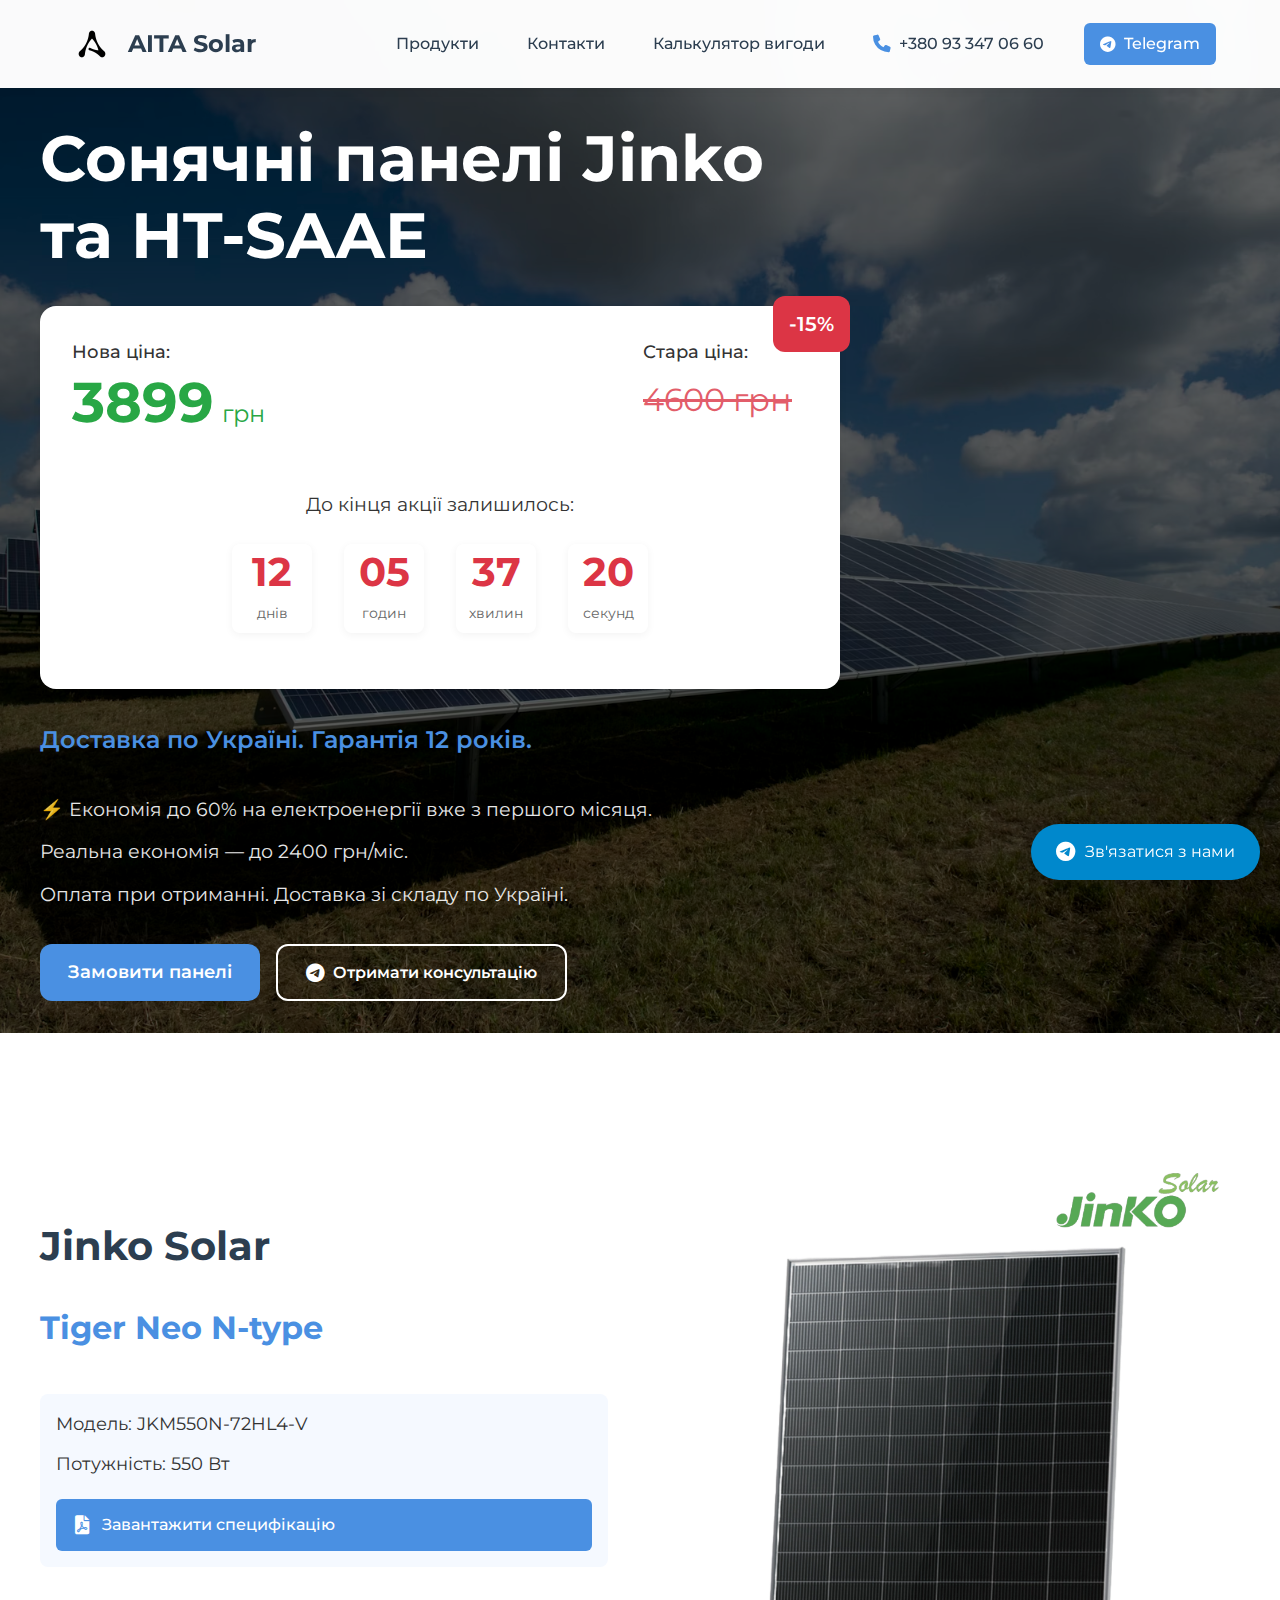
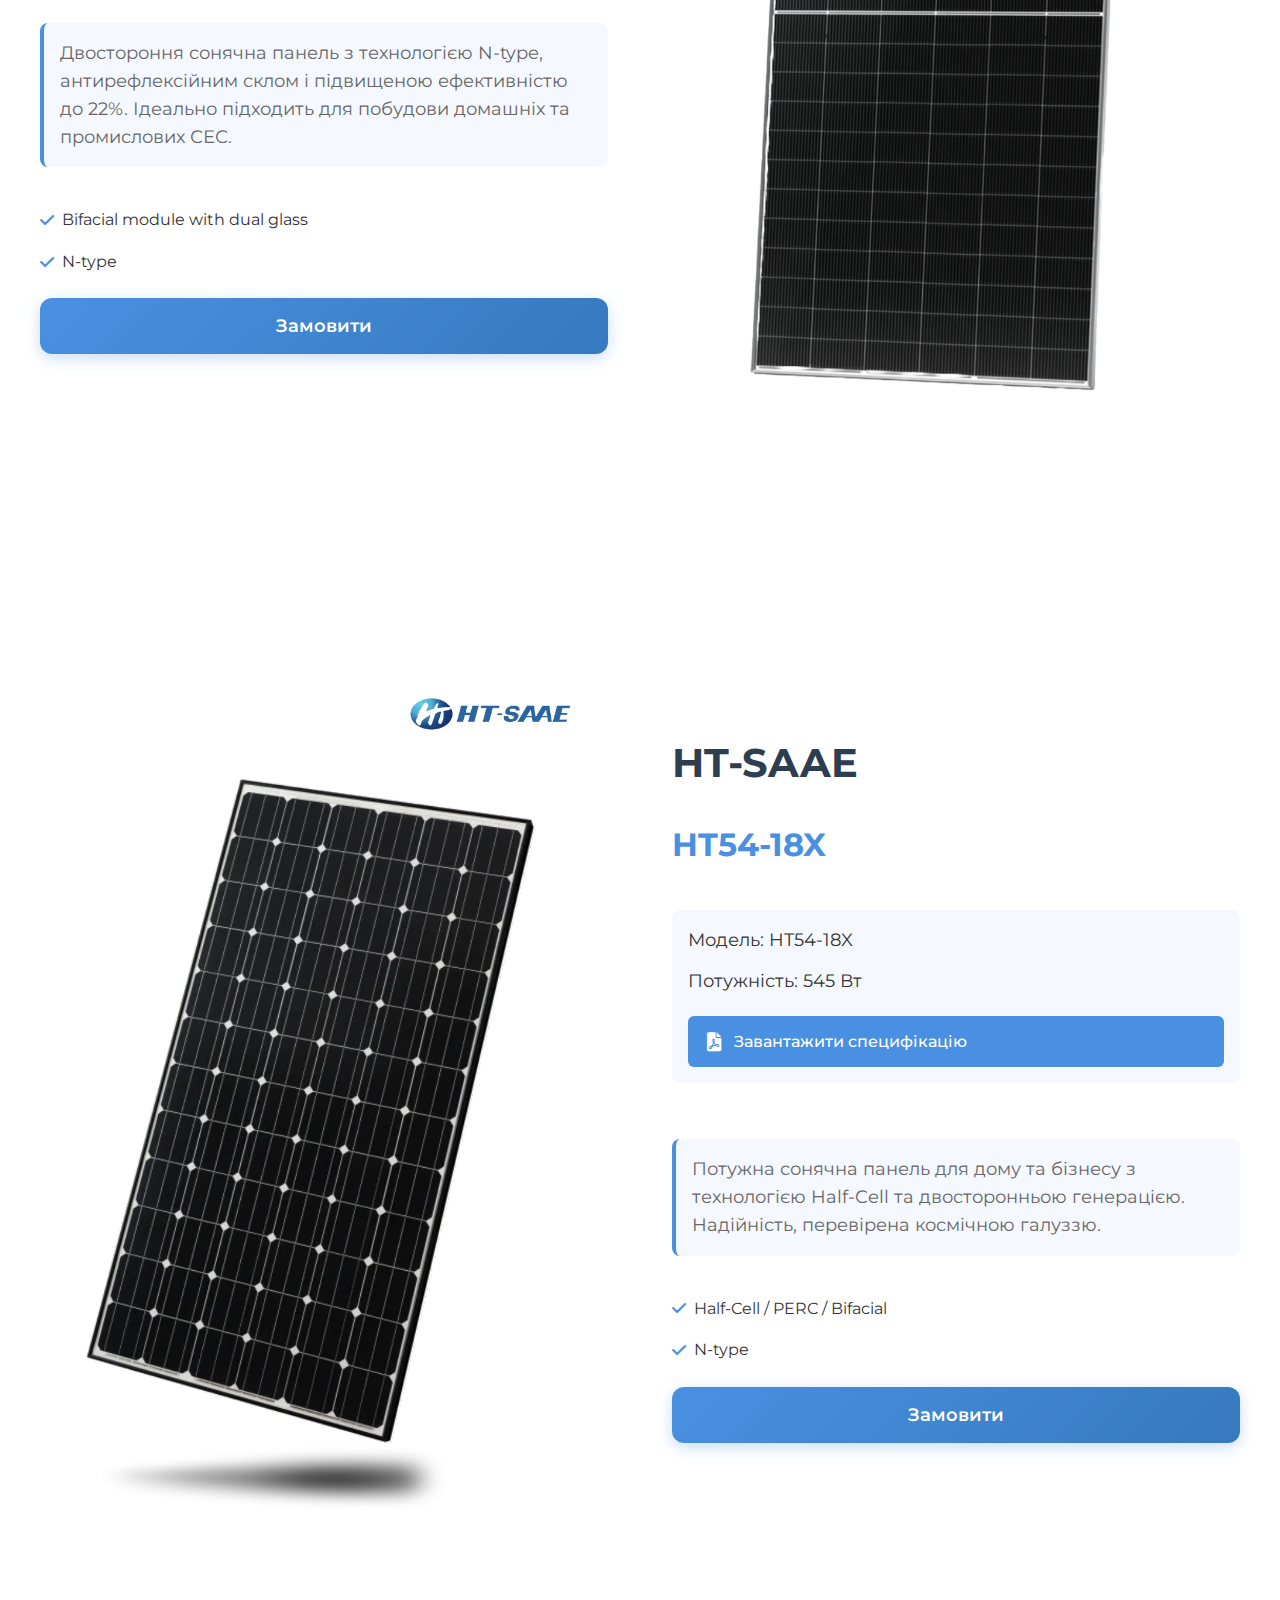
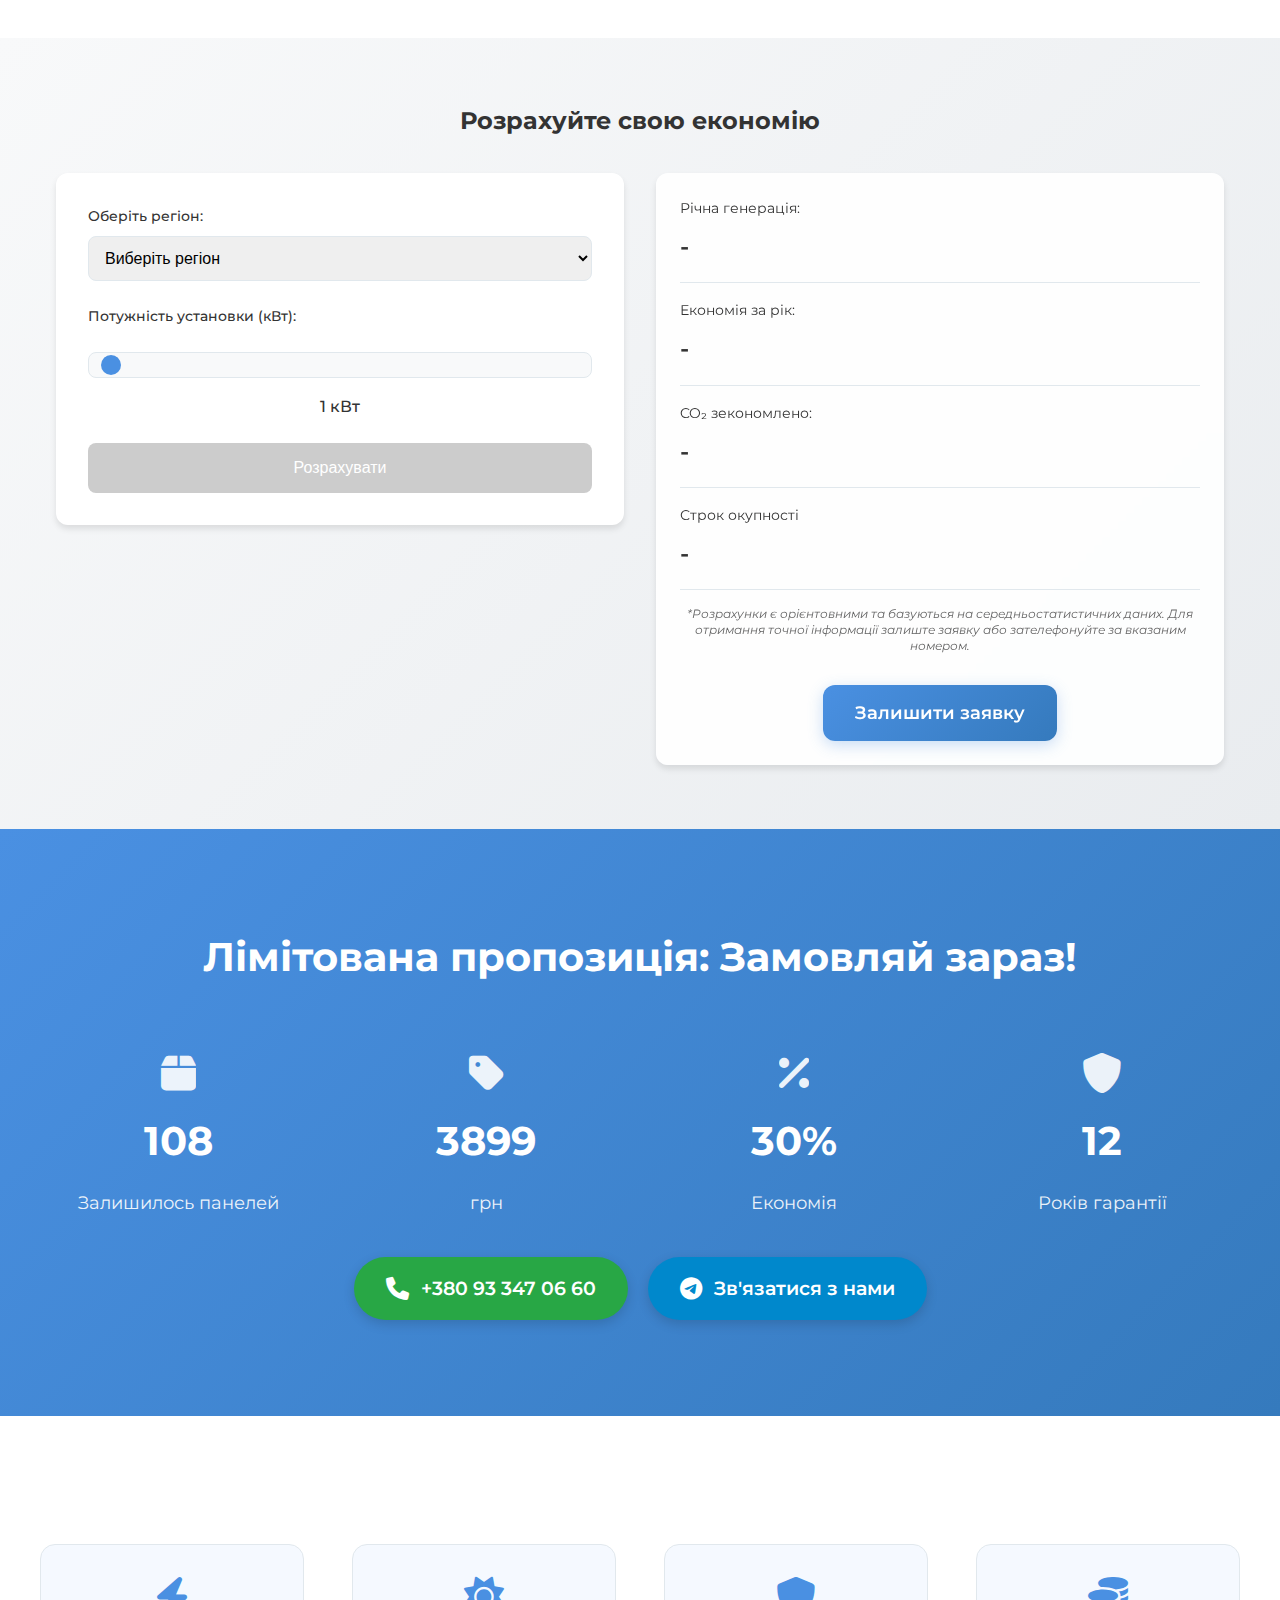
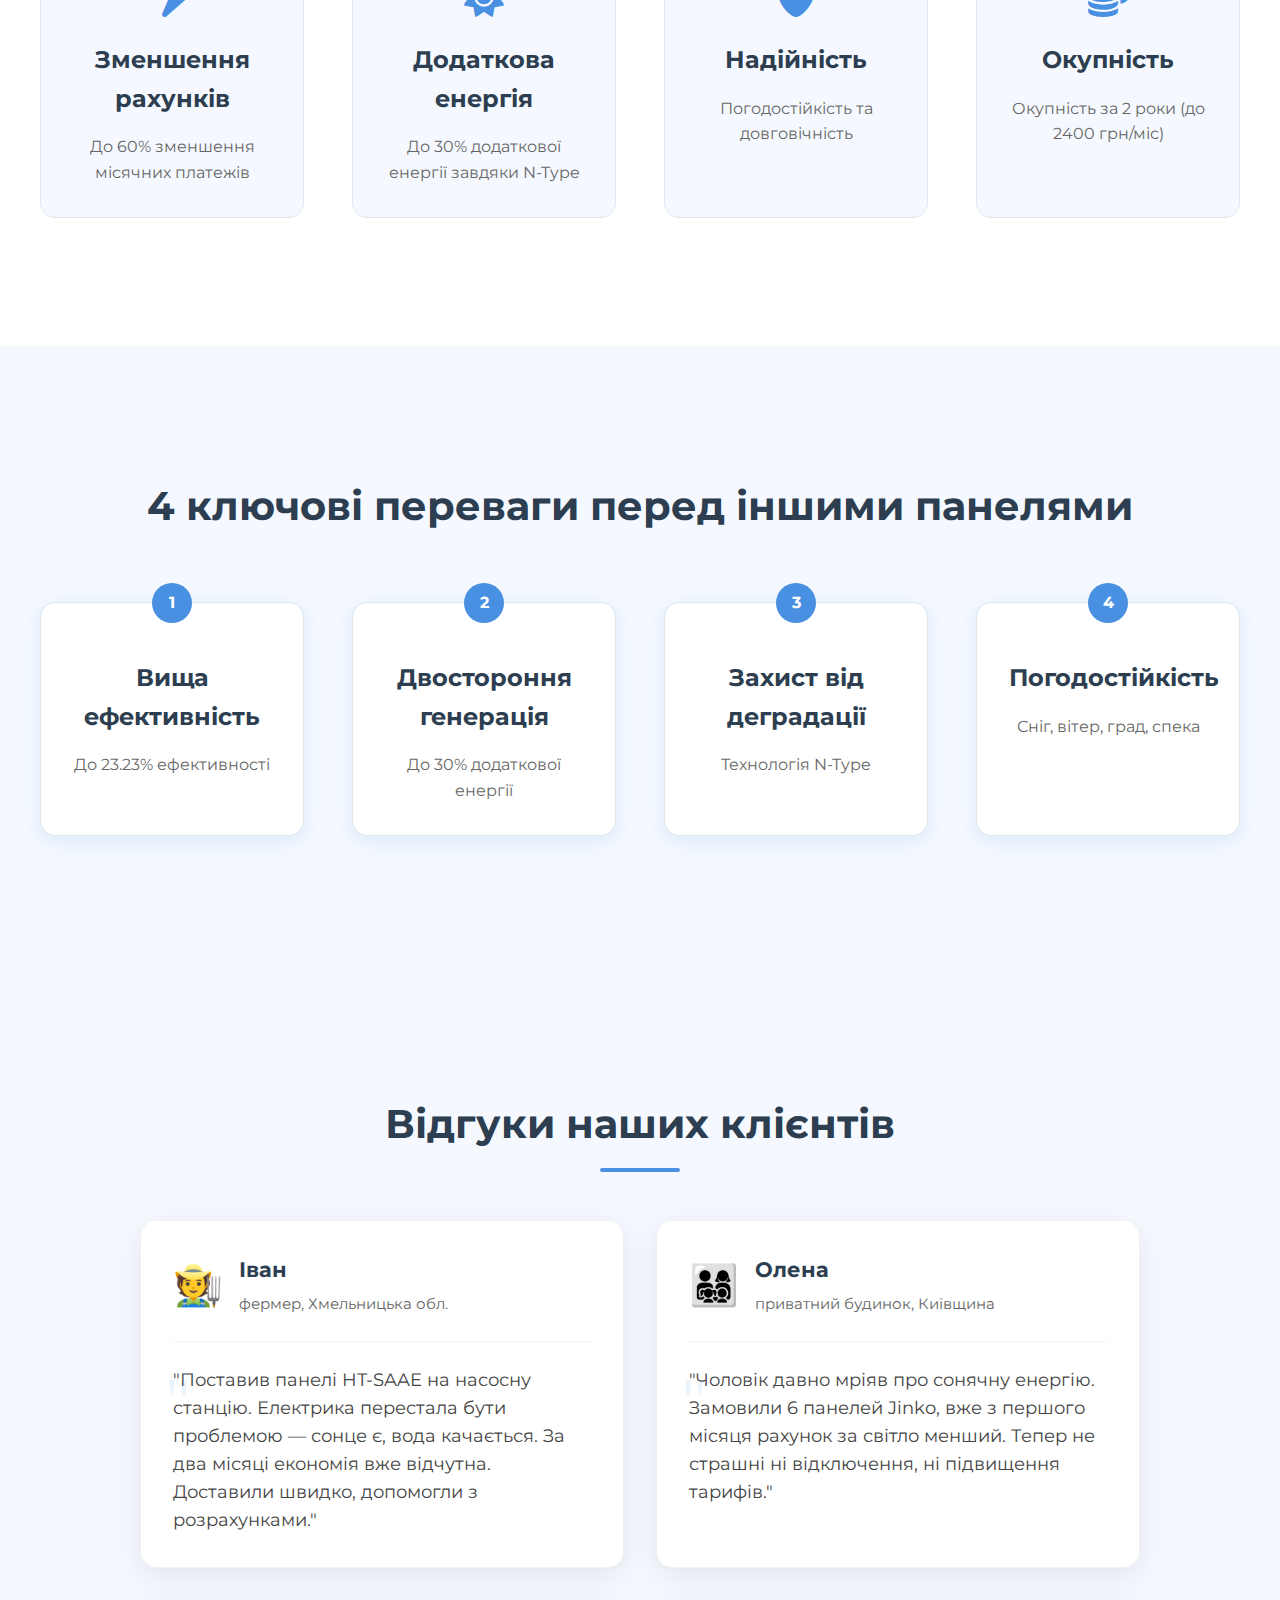
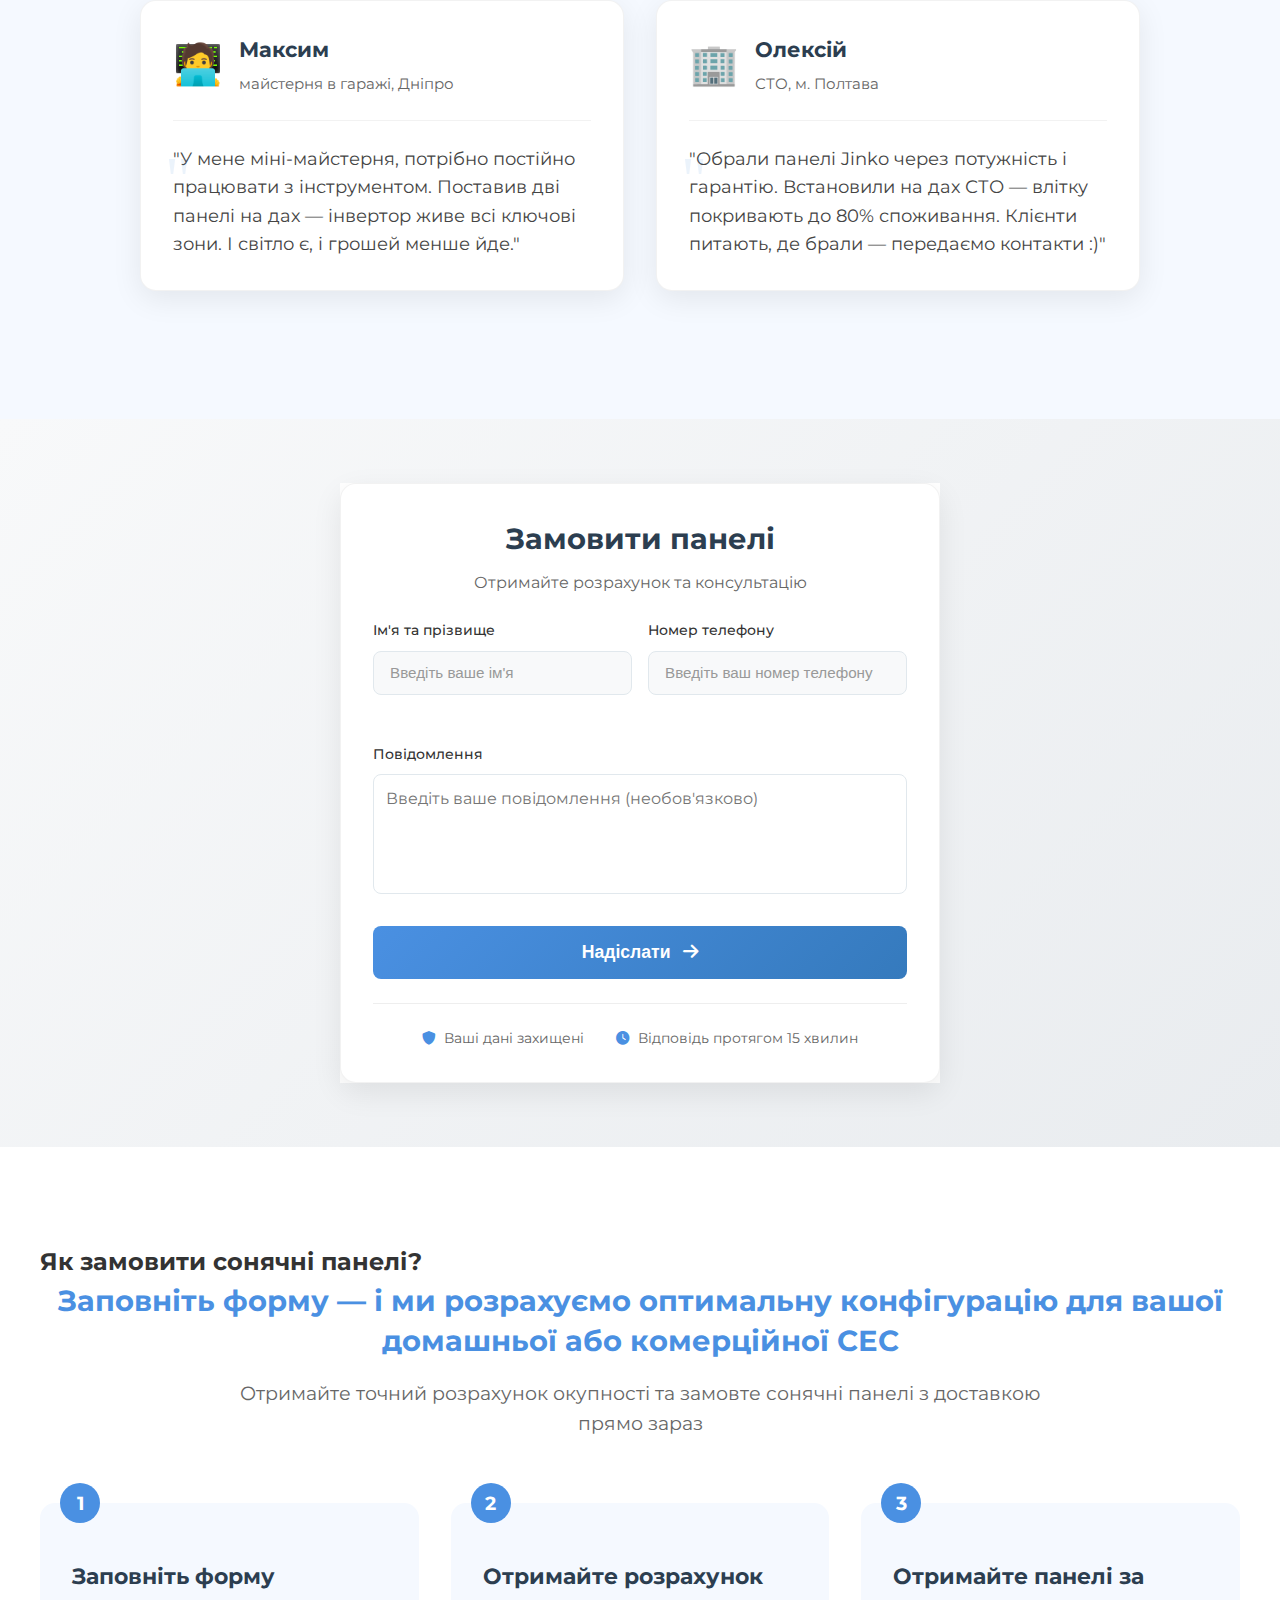
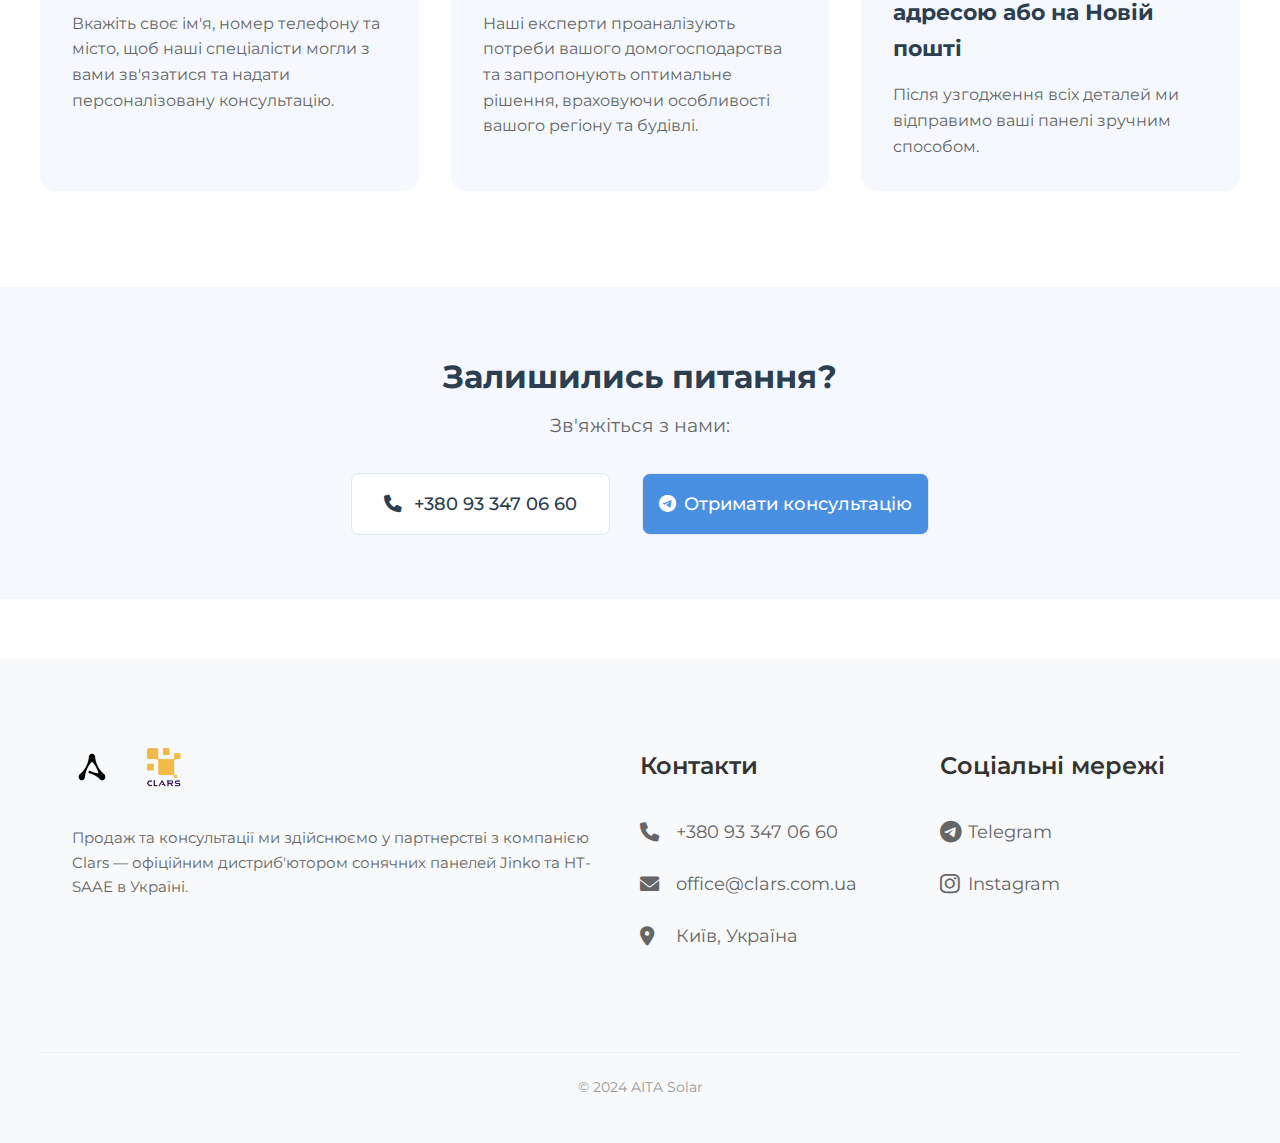
<file: index.html>
<!DOCTYPE html>
<html lang="uk">
<head>
    <!-- Google Tag Manager -->
    <script>(function(w,d,s,l,i){w[l]=w[l]||[];w[l].push({'gtm.start':
    new Date().getTime(),event:'gtm.js'});var f=d.getElementsByTagName(s)[0],
    j=d.createElement(s),dl=l!='dataLayer'?'&l='+l:'';j.async=true;j.src=
    'https://www.googletagmanager.com/gtm.js?id='+i+dl;f.parentNode.insertBefore(j,f);
    })(window,document,'script','dataLayer','GTM-TGZCB4K3');</script>
    <!-- End Google Tag Manager -->
    <meta charset="UTF-8">
    <meta name="viewport" content="width=device-width, initial-scale=1.0, maximum-scale=1.0, user-scalable=no">
    <title>Сонячні панелі Jinko та HT-SAAE - Енергія Майбутнього</title>
    <meta name="description" content="Сонячні панелі Jinko та HT-SAAE за 3899 грн. Доставка по Україні. Гарантія 12 років. Економія до 60% на електроенергії вже з першого місяця.">
    <meta name="keywords" content="сонячні панелі, Jinko Solar, HT-SAAE, сонячна енергія, відновлювана енергія, Україна">
    
    <!-- Open Graph / Facebook -->
    <meta property="og:type" content="website">
    <meta property="og:url" content="https://aita.today/">
    <meta property="og:title" content="Сонячні панелі Jinko та HT-SAAE - Енергія Майбутнього">
    <meta property="og:description" content="Сонячні панелі Jinko та HT-SAAE за 3899 грн. Доставка по Україні. Гарантія 12 років.">
    <meta property="og:image" content="https://aita.today/Jinko Solar Panels.png">

    <!-- Twitter -->
    <meta property="twitter:card" content="summary_large_image">
    <meta property="twitter:url" content="https://aita.today/">
    <meta property="twitter:title" content="Сонячні панелі Jinko та HT-SAAE - Енергія Майбутнього">
    <meta property="twitter:description" content="Сонячні панелі Jinko та HT-SAAE за 3899 грн. Доставка по Україні. Гарантія 12 років.">
    <meta property="twitter:image" content="https://aita.today/Jinko Solar Panels.png">

    <!-- Canonical URL -->
    <link rel="canonical" href="https://aita.today/">

    <!-- Preload critical resources -->
    <link rel="preload" href="styles.css" as="style">
    <link rel="preload" href="https://fonts.googleapis.com/css2?family=Montserrat:wght@400;500;600;700&display=swap" as="style">
    
    <link rel="icon" type="image/png" href="Untitled-8.png">
    <link rel="stylesheet" href="styles.css">
    <link rel="stylesheet" href="https://cdnjs.cloudflare.com/ajax/libs/font-awesome/6.0.0/css/all.min.css">
    <link href="https://fonts.googleapis.com/css2?family=Montserrat:wght@400;500;600;700&display=swap" rel="stylesheet">
    <style>
        body {
            margin: 0;
            padding: 0;
            overflow-x: hidden;
            width: 100%;
        }

        .hero {
            background-image: url('background.avif');
            background-size: cover;
            background-position: center;
            background-repeat: no-repeat;
            position: relative;
            min-height: 100vh;
            display: flex;
            align-items: flex-start;
            padding: 120px 2rem 2rem;
        }

        .hero::before {
            content: '';
            position: absolute;
            top: 0;
            left: 0;
            right: 0;
            bottom: 0;
            background: rgba(0, 0, 0, 0.6);
            z-index: 1;
        }

        .hero-content {
            position: relative;
            z-index: 2;
            max-width: 1200px;
            width: 100%;
            margin: 0 auto;
        }

        .hero h1 {
            color: white;
            font-size: 4rem;
            font-weight: 700;
            margin-bottom: 2rem;
            line-height: 1.2;
        }

        .price-counter-container {
            background: white;
            border-radius: 16px;
            padding: 2rem;
            margin-bottom: 2rem;
            box-shadow: 0 4px 6px rgba(0, 0, 0, 0.1);
            position: relative;
        }

        .discount-badge {
            background: #dc3545;
            color: white;
            padding: 0.75rem 1rem;
            border-radius: 12px;
            font-weight: 600;
            font-size: 1.25rem;
            position: absolute;
            top: -10px;
            right: -10px;
            z-index: 1;
        }

        .price-display {
            display: flex;
            justify-content: space-between;
            align-items: flex-start;
            margin-bottom: 2rem;
            position: relative;
        }

        .new-price-box, .old-price-box {
            display: flex;
            flex-direction: column;
            gap: 0.5rem;
        }

        .price-label {
            color: #333;
            font-size: 1.1rem;
            font-weight: 500;
        }

        .price-amount {
            display: flex;
            align-items: baseline;
        }

        .new-price {
            color: #28a745;
            font-size: 3.5rem;
            font-weight: 700;
            line-height: 1;
        }

        .currency {
            color: #28a745;
            font-size: 1.5rem;
            margin-left: 0.5rem;
        }

        .old-price {
            color: #dc3545;
            font-size: 2rem;
            text-decoration: line-through;
            opacity: 0.8;
            margin-right: 1rem;
        }

        @media (max-width: 768px) {
            .price-display {
                flex-direction: column;
                gap: 1.5rem;
            }

            .new-price {
                font-size: 2.8rem;
            }

            .old-price {
                font-size: 1.8rem;
            }

            .discount-badge {
                padding: 0.5rem 0.75rem;
                font-size: 1.1rem;
                top: -8px;
                right: -8px;
            }
        }

        .countdown-timer {
            background: white;
            border-radius: 8px;
            padding: 1.5rem;
            text-align: center;
        }

        .timer-label {
            font-size: 1.2rem;
            color: #333;
            margin-bottom: 1.5rem;
        }

        .timer-display {
            display: flex;
            justify-content: center;
            gap: 2rem;
        }

        .timer-block {
            text-align: center;
            background: white;
            padding: 0.5rem;
            border-radius: 8px;
            min-width: 80px;
            box-shadow: 0 2px 8px rgba(0, 0, 0, 0.05);
        }

        .timer-number {
            color: #dc3545;
            font-size: 2.5rem;
            font-weight: 700;
            line-height: 1;
            display: block;
            margin-bottom: 0.5rem;
        }

        .timer-label-small {
            color: #666;
            font-size: 0.9rem;
        }

        .hero-main-subtitle {
            color: #4a90e2;
            font-size: 1.5rem;
            margin: 2rem 0;
        }

        .hero-description {
            color: white;
            font-size: 1.1rem;
            line-height: 1.6;
            margin-bottom: 2rem;
        }

        .hero-description p {
            margin: 0.5rem 0;
        }

        @media (max-width: 768px) {
            .hero {
                padding: 100px 1rem 1rem;
            }

            .hero h1 {
                font-size: 2.5rem;
            }

            .price-counter-container {
                padding: 1rem;
            }

            .timer-display {
                gap: 1rem;
            }

            .timer-block {
                min-width: 60px;
            }

            .timer-number {
                font-size: 2rem;
            }

            .new-price {
                font-size: 2.5rem;
            }

            .old-price {
                font-size: 1.8rem;
            }

            .hero-main-subtitle {
                font-size: 1.2rem;
            }
        }

        .contact-form textarea {
            width: 100%;
            min-height: 120px;
            max-height: 120px;
            resize: none;
            padding: 12px;
            border: 1px solid var(--border-color);
            border-radius: 8px;
            font-family: inherit;
            font-size: 1rem;
            line-height: 1.5;
            transition: var(--transition);
        }

        .contact-form textarea:focus {
            outline: none;
            border-color: var(--primary-color);
            box-shadow: 0 0 0 2px rgba(74, 144, 226, 0.1);
        }

        .form-container {
            background-color: #ffffff;
        }

        .lead-form {
            background: linear-gradient(135deg, #f8f9fa 0%, #e9ecef 100%);
            padding: 4rem 0;
        }

        .partnership-logos {
            display: flex;
            align-items: center;
            justify-content: center;
            gap: 2.5rem;
            margin: 2rem 0;
            padding: 1.5rem;
        }

        .partner-logo {
            flex: 1;
            max-width: 180px;
            display: flex;
            align-items: center;
            justify-content: center;
        }

        .partner-logo-img {
            width: 100%;
            height: auto;
            object-fit: contain;
            max-height: 60px;
        }

        .partnership-text {
            font-size: 1rem;
            line-height: 1.6;
            color: #666;
            margin-top: 1.5rem;
            text-align: center;
            max-width: 800px;
            margin-left: auto;
            margin-right: auto;
            padding: 0 1rem;
        }

        @media (max-width: 768px) {
            .partnership-logos {
                gap: 1.5rem;
                padding: 1rem;
            }

            .partner-logo {
                max-width: 140px;
            }

            .partner-logo-img {
                max-height: 45px;
            }

            .partnership-text {
                font-size: 0.95rem;
                padding: 0 0.5rem;
            }
        }

        .footer-content {
            display: grid;
            grid-template-columns: 2fr 1fr 1fr;
            gap: 2rem;
            padding: 3rem 2rem;
            max-width: 1200px;
            margin: 0 auto;
        }

        .footer-logos {
            display: flex;
            align-items: center;
            gap: 2rem;
            margin-bottom: 1.5rem;
        }

        .footer-logo {
            display: flex;
            align-items: center;
            justify-content: center;
        }

        .footer-logo img {
            height: 40px;
            width: auto;
        }

        .footer-logo h4 {
            margin: 0;
            font-size: 1.2rem;
            color: #333;
        }

        .footer-description {
            font-size: 0.95rem;
            line-height: 1.6;
            color: #666;
            margin-top: 1rem;
        }

        .footer-section h4 {
            color: #333;
            margin-bottom: 1.2rem;
            font-size: 1.1rem;
        }

        .footer-links {
            list-style: none;
            padding: 0;
            margin: 0;
        }

        .footer-links li {
            margin-bottom: 1.5rem;
            display: flex;
            align-items: center;
        }

        .footer-links a, .footer-links div {
            color: #666;
            text-decoration: none;
            display: flex;
            align-items: center;
            gap: 1rem;
            font-size: 1.1rem;
            transition: color 0.3s ease;
        }

        .footer-links a:hover {
            color: #4a90e2;
        }

        .footer-links i {
            width: 24px;
            color: #666;
            font-size: 1.2rem;
        }

        .footer-section h4 {
            color: #333;
            margin-bottom: 2rem;
            font-size: 1.5rem;
            font-weight: 600;
        }

        .footer-links .location-item {
            display: flex;
            align-items: center;
            gap: 1rem;
            color: #666;
            font-size: 1.1rem;
        }

        .footer-links .social-icon {
            display: inline-flex;
            align-items: center;
            gap: 0.5rem;
            color: #666;
            text-decoration: none;
            transition: color 0.3s ease;
        }

        .footer-links .social-icon:hover {
            color: #4a90e2;
        }

        .footer-links .social-icon i.fab {
            font-size: 1.4rem;
        }

        @media (max-width: 768px) {
            .footer-section h4 {
                font-size: 1.3rem;
                margin-bottom: 1.5rem;
            }

            .footer-links li {
                margin-bottom: 1.2rem;
            }

            .footer-links a, .footer-links div {
                font-size: 1rem;
                gap: 0.8rem;
            }

            .footer-links i {
                width: 20px;
                font-size: 1.1rem;
            }
        }

        .footer-bottom {
            border-top: 1px solid #eee;
            padding: 1.5rem 2rem;
            text-align: center;
        }

        .company-description {
            color: #666;
            font-size: 0.9rem;
            margin-bottom: 0.5rem;
        }

        .copyright {
            color: #999;
            font-size: 0.85rem;
        }

        @media (max-width: 768px) {
            .footer-content {
                grid-template-columns: 1fr;
                gap: 2rem;
                padding: 2rem 1rem;
            }

            .footer-logos {
                flex-direction: row;
                align-items: center;
                justify-content: center;
                gap: 1.5rem;
            }

            .footer-logo {
                max-width: 120px;
            }

            .footer-logo img {
                height: 35px;
            }

            .footer-logo h4 {
                font-size: 1rem;
            }

            .footer-section {
                text-align: left;
            }

            .footer-links a {
                justify-content: flex-start;
            }
        }

        .calculator-results {
            background: rgba(255, 255, 255, 0.9);
            border-radius: 12px;
            padding: 1.5rem;
            box-shadow: 0 4px 6px rgba(0, 0, 0, 0.1);
            backdrop-filter: blur(5px);
        }

        .calculator-disclaimer {
            font-size: 0.75rem;
            color: #666;
            margin: 0.75rem 0;
            line-height: 1.3;
            text-align: center;
            font-style: italic;
        }

        @media (max-width: 768px) {
            .calculator-disclaimer {
                font-size: 0.35rem;
                margin: 0.25rem 0;
                line-height: 1.1;
            }
        }

        .result-item {
            margin-bottom: 1rem;
        }
    </style>
</head>
<body>
    <!-- Google Tag Manager (noscript) -->
    <noscript><iframe src="https://www.googletagmanager.com/ns.html?id=GTM-TGZCB4K3"
    height="0" width="0" style="display:none;visibility:hidden"></iframe></noscript>
    <!-- End Google Tag Manager (noscript) -->
    <header>
        <nav>
            <a href="#" class="logo">
                <img src="Untitled-8.webp" alt="Логотип AITA Solar" class="logo-img" loading="eager">
                <span>AITA Solar</span>
            </a>
            <div class="nav-right">
                <div class="nav-links">
                    <a href="#products">Продукти</a>
                    <a href="#contact-section">Контакти</a>
                    <a href="#calculator">Калькулятор вигоди</a>
                    <a href="tel:+380933470660" class="nav-phone">
                        <i class="fas fa-phone"></i>
                        +380 93 347 06 60
                    </a>
                    <a href="https://t.me/ClarsSolarbot?start=w37787867" class="telegram-link">
                        <i class="fab fa-telegram"></i>
                        Telegram
                    </a>
                </div>
                <button class="mobile-menu-btn" aria-label="Відкрити меню" aria-expanded="false">
                    <i class="fas fa-bars"></i>
                </button>
            </div>
        </nav>
    </header>

    <!-- Hero Section -->
    <section class="hero">
        <div class="hero-content">
            <div class="hero-text">
                <h1>Сонячні панелі Jinko та HT-SAAE</h1>
                <div class="price-counter-container">
                    <div class="discount-badge">-15%</div>
                    <div class="price-display">
                        <div class="new-price-box">
                            <span class="price-label">Нова ціна:</span>
                            <div class="price-amount">
                                <span class="new-price">3899</span>
                                <span class="currency">грн</span>
                            </div>
                        </div>
                        <div class="old-price-box">
                            <span class="price-label">Стара ціна:</span>
                            <span class="old-price">4600 грн</span>
                        </div>
                    </div>
                    <div class="countdown-timer">
                        <div class="timer-label">До кінця акції залишилось:</div>
                        <div class="timer-display">
                            <div class="timer-block">
                                <span class="timer-number" id="days">11</span>
                                <span class="timer-label-small">днів</span>
                            </div>
                            <div class="timer-block">
                                <span class="timer-number" id="hours">23</span>
                                <span class="timer-label-small">годин</span>
                            </div>
                            <div class="timer-block">
                                <span class="timer-number" id="minutes">36</span>
                                <span class="timer-label-small">хвилин</span>
                            </div>
                            <div class="timer-block">
                                <span class="timer-number" id="seconds">48</span>
                                <span class="timer-label-small">секунд</span>
                            </div>
                        </div>
                    </div>
                </div>
                <p class="hero-main-subtitle">Доставка по Україні. Гарантія 12 років.</p>
                <div class="hero-description">
                    <p>⚡️ Економія до 60% на електроенергії вже з першого місяця.</p>
                    <p>Реальна економія — до 2400 грн/міс.</p>
                    <p>Оплата при отриманні. Доставка зі складу по Україні.</p>
                </div>
                <div class="hero-cta-group">
                    <a href="#order" class="hero-button-primary" aria-label="Замовити сонячні панелі">Замовити панелі</a>
                    <a href="https://t.me/ClarsSolarbot?start=w37787867" class="hero-button-secondary" aria-label="Отримати консультацію в Telegram">
                        <i class="fab fa-telegram"></i>
                        Отримати консультацію
                    </a>
                </div>
            </div>
        </div>
        <a href="https://t.me/ClarsSolarbot?start=w37787867" class="sticky-telegram-button">
            <i class="fab fa-telegram"></i>
            Зв'язатися з нами
        </a>
    </section>

    <!-- Product Introduction - Jinko -->
    <section class="product-intro" id="products">
        <div class="product-container">
            <div class="product-content">
                <div class="product-info">
                    <h2>Jinko Solar</h2>
                    <h3>Tiger Neo N-type</h3>
                    <div class="product-specs">
                        <span class="model">Модель: JKM550N-72HL4-V</span>
                        <span class="power">Потужність: 550 Вт</span>
                        <a href="https://drive.google.com/file/d/1oAIphgIqpu-hP8_sINgjti2cRxBtIapt/view?usp=drive_link" class="spec-link" target="_blank">
                            <i class="fas fa-file-pdf"></i>
                            Завантажити специфікацію
                        </a>
                    </div>
                    <p class="product-description">Двостороння сонячна панель з технологією N-type, антирефлексійним склом і підвищеною ефективністю до 22%. Ідеально підходить для побудови домашніх та промислових СЕС.</p>
                    <ul class="feature-list">
                        <li><i class="fas fa-check"></i> Bifacial module with dual glass</li>
                        <li><i class="fas fa-check"></i> N-type</li>
                    </ul>
                    <a href="#order" class="cta-button primary">Замовити</a>
                </div>
                <div class="product-image">
                    <img src="Jinko Solar Panels.webp" alt="Сонячні панелі Jinko Solar - високоефективні двосторонні модулі з технологією N-type" loading="lazy">
                </div>
            </div>
        </div>
    </section>

    <!-- Product Introduction - HT-SAAE -->
    <section class="product-intro reverse">
        <div class="product-container">
            <div class="product-content">
                <div class="product-info">
                    <h2>HT-SAAE</h2>
                    <h3>HT54-18X</h3>
                    <div class="product-specs">
                        <span class="model">Модель: HT54-18X</span>
                        <span class="power">Потужність: 545 Вт</span>
                        <a href="https://drive.google.com/file/d/19l4F3KQ1kiTHCtVB5PkhBkay2JfqV4Rc/view?usp=sharing" class="spec-link" target="_blank">
                            <i class="fas fa-file-pdf"></i>
                            Завантажити специфікацію
                        </a>
                    </div>
                    <p class="product-description">Потужна сонячна панель для дому та бізнесу з технологією Half-Cell та двосторонньою генерацією. Надійність, перевірена космічною галуззю.</p>
                    <ul class="feature-list">
                        <li><i class="fas fa-check"></i> Half-Cell / PERC / Bifacial</li>
                        <li><i class="fas fa-check"></i> N-type</li>
                    </ul>
                    <a href="#order" class="cta-button primary">Замовити</a>
                </div>
                <div class="product-image">
                    <img src="ht saae.webp" alt="Сонячні панелі HT-SAAE - потужні модулі з технологією Half-Cell та двосторонньою генерацією" loading="lazy">
                </div>
            </div>
        </div>
    </section>

    <!-- Calculator Section -->
    <section class="calculator-section" id="calculator">
        <div class="calculator-container">
            <h2>Розрахуйте свою економію</h2>
            <div class="calculator-grid">
                <div class="calculator-form">
                    <div class="form-group">
                        <label for="region">Оберіть регіон:</label>
                        <select id="region" required>
                            <option value="">Виберіть регіон</option>
                            <option value="kyiv">Північ</option>
                            <option value="dnipro">Південь</option>
                            <option value="ivano">Захід</option>
                        </select>
                    </div>
                    <div class="form-group">
                        <label for="power">Потужність установки (кВт):</label>
                        <input type="range" id="power" min="1" max="30" value="1" class="power-slider">
                        <div class="power-value">1 кВт</div>
                    </div>
                    <button id="calculate" class="calculate-button" disabled>Розрахувати</button>
                </div>
                <div class="calculator-results">
                    <div class="result-item">
                        <div class="result-label">Річна генерація:</div>
                        <div class="result-value" id="generation">-</div>
                    </div>
                    <div class="result-item">
                        <div class="result-label">Економія за рік:</div>
                        <div class="result-value" id="savings">-</div>
                    </div>
                    <div class="result-item">
                        <div class="result-label">CO₂ зекономлено:</div>
                        <div class="result-value" id="co2">-</div>
                    </div>
                    <div class="result-item">
                        <div class="result-label">Строк окупності</div>
                        <div class="result-value" id="payback">-</div>
                    </div>
                    <p class="calculator-disclaimer">*Розрахунки є орієнтовними та базуються на середньостатистичних даних. Для отримання точної інформації залиште заявку або зателефонуйте за вказаним номером.</p>
                    <div class="calculator-cta">
                        <a href="#order" class="cta-button primary">Залишити заявку</a>
                    </div>
                </div>
            </div>
        </div>
    </section>

    <!-- Limited Time Offer -->
    <section class="limited-offer" id="offer">
        <div class="offer-container">
            <h2>Лімітована пропозиція: Замовляй зараз!</h2>
            <div class="offer-grid">
                <div class="offer-item">
                    <i class="fas fa-box"></i>
                    <span class="number">108</span>
                    <span class="label">Залишилось панелей</span>
                </div>
                <div class="offer-item">
                    <i class="fas fa-tag"></i>
                    <span class="number">3899</span>
                    <span class="label">грн</span>
                </div>
                <div class="offer-item">
                    <i class="fas fa-percentage"></i>
                    <span class="number">30%</span>
                    <span class="label">Економія</span>
                </div>
                <div class="offer-item">
                    <i class="fas fa-shield-alt"></i>
                    <span class="number">12</span>
                    <span class="label">Років гарантії</span>
                </div>
            </div>
            <div class="offer-cta-buttons">
                <a href="tel:+380933470660" class="offer-phone-link">
                    <i class="fas fa-phone"></i>
                    +380 93 347 06 60
                </a>
                <a href="https://t.me/ClarsSolarbot?start=w37787867" class="offer-telegram-link">
                    <i class="fab fa-telegram"></i>
                    Зв'язатися з нами
                </a>
            </div>
        </div>
    </section>

    <!-- Value Icons -->
    <section class="value-icons" id="benefits">
        <div class="icons-container">
            <div class="icon-item">
                <i class="fas fa-bolt"></i>
                <h3>Зменшення рахунків</h3>
                <p>До 60% зменшення місячних платежів</p>
            </div>
            <div class="icon-item">
                <i class="fas fa-sun"></i>
                <h3>Додаткова енергія</h3>
                <p>До 30% додаткової енергії завдяки N-Type</p>
            </div>
            <div class="icon-item">
                <i class="fas fa-shield-alt"></i>
                <h3>Надійність</h3>
                <p>Погодостійкість та довговічність</p>
            </div>
            <div class="icon-item">
                <i class="fas fa-coins"></i>
                <h3>Окупність</h3>
                <p>Окупність за 2 роки (до 2400 грн/міс)</p>
            </div>
        </div>
    </section>

    <!-- Technical Superiority -->
    <section class="technical-superiority" id="tech">
        <div class="tech-container">
            <h2>4 ключові переваги перед іншими панелями</h2>
            <div class="tech-grid">
                <div class="tech-item">
                    <div class="number">1</div>
                    <h3>Вища ефективність</h3>
                    <p>До 23.23% ефективності</p>
                </div>
                <div class="tech-item">
                    <div class="number">2</div>
                    <h3>Двостороння генерація</h3>
                    <p>До 30% додаткової енергії</p>
                </div>
                <div class="tech-item">
                    <div class="number">3</div>
                    <h3>Захист від деградації</h3>
                    <p>Технологія N-Type</p>
                </div>
                <div class="tech-item">
                    <div class="number">4</div>
                    <h3>Погодостійкість</h3>
                    <p>Сніг, вітер, град, спека</p>
                </div>
            </div>
        </div>
    </section>

    <!-- Feedback Section -->
    <section class="feedback-section" id="feedback">
        <div class="feedback-container">
            <h2>Відгуки наших клієнтів</h2>
            <div class="feedback-grid">
                <div class="feedback-card">
                    <div class="feedback-header">
                        <div class="client-emoji">🧑‍🌾</div>
                        <div class="client-info">
                            <h3>Іван</h3>
                            <span class="client-location">фермер, Хмельницька обл.</span>
                        </div>
                    </div>
                    <div class="feedback-content">
                        <p>"Поставив панелі HT-SAAE на насосну станцію. Електрика перестала бути проблемою — сонце є, вода качається. За два місяці економія вже відчутна. Доставили швидко, допомогли з розрахунками."</p>
                    </div>
                </div>

                <div class="feedback-card">
                    <div class="feedback-header">
                        <div class="client-emoji">👨‍👩‍👧‍👦</div>
                        <div class="client-info">
                            <h3>Олена</h3>
                            <span class="client-location">приватний будинок, Київщина</span>
                        </div>
                    </div>
                    <div class="feedback-content">
                        <p>"Чоловік давно мріяв про сонячну енергію. Замовили 6 панелей Jinko, вже з першого місяця рахунок за світло менший. Тепер не страшні ні відключення, ні підвищення тарифів."</p>
                    </div>
                </div>

                <div class="feedback-card">
                    <div class="feedback-header">
                        <div class="client-emoji">🧑‍💻</div>
                        <div class="client-info">
                            <h3>Максим</h3>
                            <span class="client-location">майстерня в гаражі, Дніпро</span>
                        </div>
                    </div>
                    <div class="feedback-content">
                        <p>"У мене міні-майстерня, потрібно постійно працювати з інструментом. Поставив дві панелі на дах — інвертор живе всі ключові зони. І світло є, і грошей менше йде."</p>
                    </div>
                </div>

                <div class="feedback-card">
                    <div class="feedback-header">
                        <div class="client-emoji">🏢</div>
                        <div class="client-info">
                            <h3>Олексій</h3>
                            <span class="client-location">СТО, м. Полтава</span>
                        </div>
                    </div>
                    <div class="feedback-content">
                        <p>"Обрали панелі Jinko через потужність і гарантію. Встановили на дах СТО — влітку покривають до 80% споживання. Клієнти питають, де брали — передаємо контакти :)"</p>
                    </div>
                </div>
            </div>
        </div>
    </section>

    <!-- Lead Generation Form -->
    <section id="order" class="lead-form">
        <div class="form-container">
            <div class="form-content">
                <div class="form-wrapper">
                    <h2>Замовити панелі</h2>
                    <p class="form-subtitle">Отримайте розрахунок та консультацію</p>
                    <form id="contactForm" class="contact-form" aria-label="Контактна форма">
                        <div class="form-row">
                            <div class="form-group">
                                <label for="name">Ім'я та прізвище</label>
                                <input type="text" id="name" name="name" required placeholder="Введіть ваше ім'я" aria-required="true">
                            </div>
                            <div class="form-group">
                                <label for="phone">Номер телефону</label>
                                <input type="tel" id="phone" name="phone" required placeholder="Введіть ваш номер телефону" aria-required="true" pattern="[0-9+\s()]*">
                            </div>
                        </div>
                        <div class="form-group">
                            <label for="message">Повідомлення</label>
                            <textarea id="message" name="message" placeholder="Введіть ваше повідомлення (необов'язково)" rows="4"></textarea>
                        </div>
                        <div id="formError" class="form-error" style="display: none; color: #dc3545; margin-bottom: 1rem;"></div>
                        <button type="submit" class="submit-button">
                            <span>Надіслати</span>
                            <i class="fas fa-arrow-right"></i>
                        </button>
                    </form>
                    <div class="form-footer">
                        <p><i class="fas fa-shield-alt"></i> Ваші дані захищені</p>
                        <p><i class="fas fa-clock"></i> Відповідь протягом 15 хвилин</p>
                    </div>
                </div>
            </div>
        </div>
    </section>

    <!-- Instructions Section -->
    <section class="instructions">
        <div class="instructions-container">
            <h2>Як замовити сонячні панелі?</h2>
            <div class="instructions-header">
                <h3>Заповніть форму — і ми розрахуємо оптимальну конфігурацію для вашої домашньої або комерційної СЕС</h3>
                <p>Отримайте точний розрахунок окупності та замовте сонячні панелі з доставкою прямо зараз</p>
            </div>
            <div class="steps-grid">
                <div class="step-item">
                    <div class="step-number">1</div>
                    <h4>Заповніть форму</h4>
                    <p>Вкажіть своє ім'я, номер телефону та місто, щоб наші спеціалісти могли з вами зв'язатися та надати персоналізовану консультацію.</p>
                </div>
                <div class="step-item">
                    <div class="step-number">2</div>
                    <h4>Отримайте розрахунок</h4>
                    <p>Наші експерти проаналізують потреби вашого домогосподарства та запропонують оптимальне рішення, враховуючи особливості вашого регіону та будівлі.</p>
                </div>
                <div class="step-item">
                    <div class="step-number">3</div>
                    <h4>Отримайте панелі за адресою або на Новій пошті</h4>
                    <p>Після узгодження всіх деталей ми відправимо ваші панелі зручним способом.</p>
                </div>
            </div>
        </div>
    </section>

    <!-- Contact Section -->
    <section class="contact-section" id="contact-section">
        <div class="contact-container">
            <h2>Залишились питання?</h2>
            <p>Зв'яжіться з нами:</p>
            <div class="contact-info">
                <a href="tel:+380933470660" class="contact-item">
                    <i class="fas fa-phone"></i>
                    +380 93 347 06 60
                </a>
                <a href="https://t.me/ClarsSolarbot?start=w37787867" class="contact-item telegram-link">
                    <i class="fab fa-telegram"></i>
                    Отримати консультацію
                </a>
            </div>
        </div>
    </section>

    <footer>
        <div class="footer-content">
            <div class="footer-section">
                <div class="footer-logos">
                    <div class="footer-logo">
                        <img src="Untitled-8.webp" alt="AITA Solar Logo" class="logo-img">
                    </div>
                    <div class="footer-logo">
                        <img src="Clars-Logo.webp" alt="Clars Logo" class="logo-img">
                    </div>
                </div>
                <p class="footer-description">Продаж та консультації ми здійснюємо у партнерстві з компанією Clars — офіційним дистриб'ютором сонячних панелей Jinko та HT-SAAE в Україні.</p>
            </div>
            <div class="footer-section">
                <h4>Контакти</h4>
                <ul class="footer-links">
                    <li>
                        <a href="tel:+380933470660">
                            <i class="fas fa-phone"></i>
                            +380 93 347 06 60
                        </a>
                    </li>
                    <li>
                        <a href="mailto:office@clars.com.ua">
                            <i class="fas fa-envelope"></i>
                            office@clars.com.ua
                        </a>
                    </li>
                    <li>
                        <div class="location-item">
                            <i class="fas fa-map-marker-alt"></i>
                            Київ, Україна
                        </div>
                    </li>
                </ul>
            </div>
            <div class="footer-section">
                <h4>Соціальні мережі</h4>
                <ul class="footer-links">
                    <li>
                        <a href="https://t.me/ClarsSolarbot?start=w37787867" class="social-icon">
                            <i class="fab fa-telegram"></i>
                            Telegram
                        </a>
                    </li>
                    <li>
                        <a href="https://www.instagram.com/solar.aita/" target="_blank" rel="noopener noreferrer" class="social-icon">
                            <i class="fab fa-instagram"></i>
                            Instagram
                        </a>
                    </li>
                </ul>
            </div>
        </div>
        <div class="footer-bottom">
            <p class="copyright">&copy; 2024 AITA Solar</p>
        </div>
    </footer>

    <script>
        // Countdown Timer
        function updateCountdown() {
            // Set base date to 2024
            const now = new Date();
            const currentHours = now.getHours();
            const currentMinutes = now.getMinutes();
            const currentSeconds = now.getSeconds();
            
            // Create reference date in 2024
            const referenceDate = new Date(2024, 3, 8, 17, 30, 0); // April 8th, 2024, 17:30:00
            
            // Set current time to reference date
            const currentDate = new Date(2024, 3, 8 + 3, currentHours, currentMinutes, currentSeconds); // April 11th (3 days passed)
            
            // Set end date (15 days from April 8th)
            const endDate = new Date(2024, 3, 23, 17, 30, 0); // April 23rd, 2024, 17:30:00
            
            // Calculate remaining time
            const diff = endDate - currentDate;

            if (diff <= 0) {
                clearInterval(timerInterval);
                document.querySelector('.countdown-timer').innerHTML = '<div class="timer-label">Акція закінчилась!</div>';
                return;
            }

            const days = Math.floor(diff / (1000 * 60 * 60 * 24));
            const hours = Math.floor((diff % (1000 * 60 * 60 * 24)) / (1000 * 60 * 60));
            const minutes = Math.floor((diff % (1000 * 60 * 60)) / (1000 * 60));
            const seconds = Math.floor((diff % (1000 * 60)) / 1000);

            // Update the display with leading zeros
            document.getElementById('days').textContent = days.toString().padStart(2, '0');
            document.getElementById('hours').textContent = hours.toString().padStart(2, '0');
            document.getElementById('minutes').textContent = minutes.toString().padStart(2, '0');
            document.getElementById('seconds').textContent = seconds.toString().padStart(2, '0');

            // Add animation class
            const timerNumbers = document.querySelectorAll('.timer-number');
            timerNumbers.forEach(number => {
                number.classList.add('animate');
                setTimeout(() => number.classList.remove('animate'), 500);
            });
        }

        // Add animation styles
        const style = document.createElement('style');
        style.textContent = `
            @keyframes pulse {
                0% { transform: scale(1); }
                50% { transform: scale(1.05); }
                100% { transform: scale(1); }
            }
            .timer-number.animate {
                animation: pulse 0.5s ease-in-out;
            }
        `;
        document.head.appendChild(style);

        // Initial call and set interval
        updateCountdown();
        const timerInterval = setInterval(updateCountdown, 1000);

        // Form submission handling
        document.getElementById('contactForm').addEventListener('submit', async function(e) {
            e.preventDefault();
            
            const form = e.target;
            const submitButton = form.querySelector('button[type="submit"]');
            const errorDiv = document.getElementById('formError');
            
            // Disable submit button and show loading state
            submitButton.disabled = true;
            submitButton.innerHTML = '<span>Відправка...</span><i class="fas fa-spinner fa-spin"></i>';
            
            try {
                const formData = new FormData(form);
                
                const response = await fetch('https://formspree.io/f/xnnpzkzw', {
                    method: 'POST',
                    body: formData,
                    headers: {
                        'Accept': 'application/json'
                    }
                });
                
                if (response.ok) {
                    // Redirect to thank you page on success
                    window.location.href = 'https://solar.aita.today/thankyou.html';
                } else {
                    throw new Error('Помилка відправки форми');
                }
            } catch (error) {
                // Show error message
                errorDiv.textContent = 'Вибачте, сталася помилка. Будь ласка, спробуйте ще раз.';
                errorDiv.style.display = 'block';
                
                // Reset submit button
                submitButton.disabled = false;
                submitButton.innerHTML = '<span>Надіслати</span><i class="fas fa-arrow-right"></i>';
            }
        });

        // Header scroll effect
        window.addEventListener('scroll', function() {
            const header = document.querySelector('header');
            if (window.scrollY > 50) {
                header.classList.add('scrolled');
            } else {
                header.classList.remove('scrolled');
            }
        });

        // Mobile menu toggle
        const mobileMenuBtn = document.querySelector('.mobile-menu-btn');
        const nav = document.querySelector('nav');
        const body = document.body;
        
        mobileMenuBtn.addEventListener('click', () => {
            const isExpanded = mobileMenuBtn.getAttribute('aria-expanded') === 'true';
            mobileMenuBtn.setAttribute('aria-expanded', !isExpanded);
            nav.classList.toggle('active');
            body.classList.toggle('nav-active');
        });

        // Close mobile menu when clicking outside
        document.addEventListener('click', (e) => {
            if (nav.classList.contains('active') && 
                !e.target.closest('.nav-links') && 
                !e.target.closest('.mobile-menu-btn')) {
                nav.classList.remove('active');
                body.classList.remove('nav-active');
                mobileMenuBtn.setAttribute('aria-expanded', 'false');
            }
        });

        // Close mobile menu when clicking on a link
        document.querySelectorAll('.nav-links a').forEach(link => {
            link.addEventListener('click', () => {
                nav.classList.remove('active');
                body.classList.remove('nav-active');
                mobileMenuBtn.setAttribute('aria-expanded', 'false');
            });
        });

        // Handle keyboard navigation
        document.addEventListener('keydown', (e) => {
            if (e.key === 'Escape' && nav.classList.contains('active')) {
                nav.classList.remove('active');
                body.classList.remove('nav-active');
                mobileMenuBtn.setAttribute('aria-expanded', 'false');
            }
        });

        // Smooth scrolling for anchor links
        document.querySelectorAll('a[href^="#"]').forEach(anchor => {
            anchor.addEventListener('click', function (e) {
                e.preventDefault();
                const target = this.getAttribute('href');
                const headerOffset = 100; // Height of the fixed header plus some padding
                
                if (target === '#') {
                    // Scroll to top
                    window.scrollTo({
                        top: 0,
                        behavior: 'smooth'
                    });
                } else {
                    // Scroll to specific section
                    const targetElement = document.querySelector(target);
                    if (targetElement) {
                        const elementPosition = targetElement.getBoundingClientRect().top;
                        const offsetPosition = elementPosition + window.pageYOffset - headerOffset;
                        
                        window.scrollTo({
                            top: offsetPosition,
                            behavior: 'smooth'
                        });
                    }
                }
            });
        });

        // Calculator functionality
        const tariff = 4.32; // Current electricity tariff in UAH/kWh
        
        // Real solar irradiation data for regions (kWh/m²/year)
        const regionData = {
            kyiv: { gen: 1106, co2: 518.7 },    // Kyiv region - 1106 kWh/m²/year
            dnipro: { gen: 1287.3, co2: 604 },  // Dnipro region - 1287.3 kWh/m²/year
            ivano: { gen: 1183.4, co2: 555.1 }  // Ivano-Frankivsk region - 1183.4 kWh/m²/year
        };

        // Real component costs
        const panelCost = 3899; // Cost per 590W panel
        const inverterCost = 8000; // Cost per 5kW inverter
        const mountingCost = 2000; // Cost per kW for mounting system
        const installationCost = 1300; // Cost per kW for installation
        const cablesAndConnectors = 500; // Cost per kW for cables and connectors
        const monitoringSystem = 3000; // One-time cost for monitoring system

        // DOM elements
        const regionSelect = document.getElementById('region');
        const powerSlider = document.getElementById('power');
        const powerValue = document.querySelector('.power-value');
        const calculateButton = document.getElementById('calculate');
        const generationElement = document.getElementById('generation');
        const savingsElement = document.getElementById('savings');
        const co2Element = document.getElementById('co2');
        const paybackElement = document.getElementById('payback');

        // Update power value display
        powerSlider.addEventListener('input', function() {
            powerValue.textContent = `${this.value} кВт`;
        });

        // Enable/disable calculate button based on region selection
        regionSelect.addEventListener('change', function() {
            calculateButton.disabled = !this.value;
        });

        // Calculate results
        calculateButton.addEventListener('click', function() {
            const region = regionSelect.value;
            const power = parseInt(powerSlider.value);

            if (!region || isNaN(power)) return;

            const data = regionData[region];
            
            // Calculate number of panels needed (590W panels)
            const panelsNeeded = Math.ceil((power * 1000) / 590);
            
            // Calculate number of inverters needed (5kW units)
            const invertersNeeded = Math.ceil(power / 5);
            
            // Calculate annual generation and CO2 reduction
            const generation = data.gen * power; // Annual generation in kWh
            const co2 = data.co2 * power; // Annual CO2 reduction in kg
            const savings = generation * tariff; // Annual savings in UAH
            
            // Calculate total system cost
            const totalPanelCost = panelsNeeded * panelCost;
            const totalInverterCost = invertersNeeded * inverterCost;
            const totalMountingCost = power * mountingCost;
            const totalInstallationCost = power * installationCost;
            const totalCablesCost = power * cablesAndConnectors;
            
            // Total system cost including monitoring system
            const totalCost = totalPanelCost + 
                            totalInverterCost + 
                            totalMountingCost + 
                            totalInstallationCost + 
                            totalCablesCost + 
                            monitoringSystem;
            
            // Calculate payback period
            const payback = totalCost / savings;
            
            // Convert payback to years and months
            const paybackYears = Math.floor(payback);
            const paybackMonths = Math.round((payback - paybackYears) * 12);
            
            // Format payback period text
            let paybackText = '';
            if (paybackYears > 0) {
                paybackText += `${paybackYears} ${paybackYears === 1 ? 'рік' : paybackYears < 5 ? 'роки' : 'років'}`;
            }
            if (paybackMonths > 0) {
                if (paybackYears > 0) paybackText += ' і ';
                paybackText += `${paybackMonths} ${paybackMonths === 1 ? 'місяць' : paybackMonths < 5 ? 'місяці' : 'місяців'}`;
            }

            // Update display with formatted numbers
            generationElement.textContent = `${Math.round(generation).toLocaleString()} кВт·ч`;
            savingsElement.textContent = `${Math.round(savings).toLocaleString()} ₴`;
            co2Element.textContent = `${Math.round(co2).toLocaleString()} кг`;
            paybackElement.textContent = paybackText;

            // Only scroll if the results section is not fully visible
            const resultsSection = document.querySelector('.calculator-results');
            const rect = resultsSection.getBoundingClientRect();
            const headerOffset = 100; // Height of the fixed header plus some padding
            
            const isFullyVisible = (
                rect.top >= headerOffset &&
                rect.left >= 0 &&
                rect.bottom <= (window.innerHeight || document.documentElement.clientHeight) &&
                rect.right <= (window.innerWidth || document.documentElement.clientWidth)
            );

            if (!isFullyVisible) {
                const elementPosition = resultsSection.getBoundingClientRect().top;
                const offsetPosition = elementPosition + window.pageYOffset - headerOffset;
                
                window.scrollTo({
                    top: offsetPosition,
                    behavior: 'smooth'
                });
            }
        });
    </script>
</body>
</html>
</file>
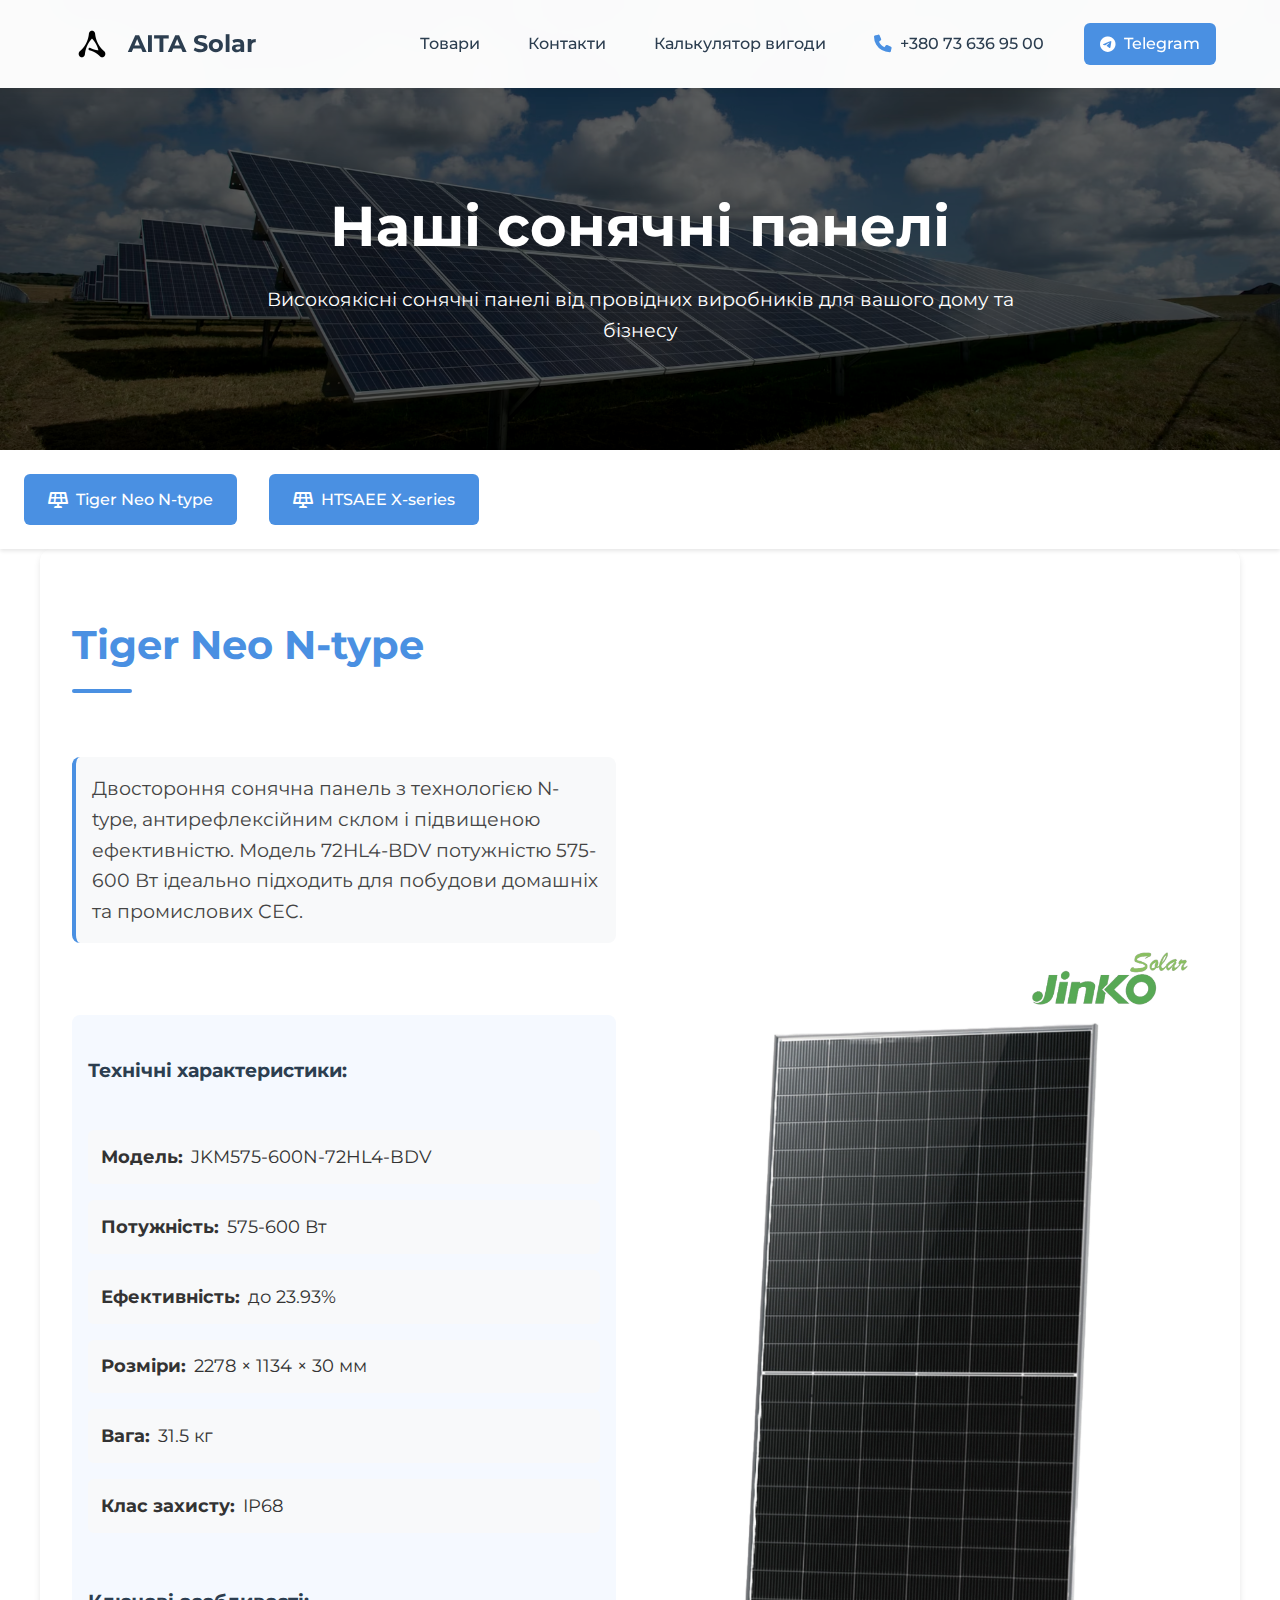
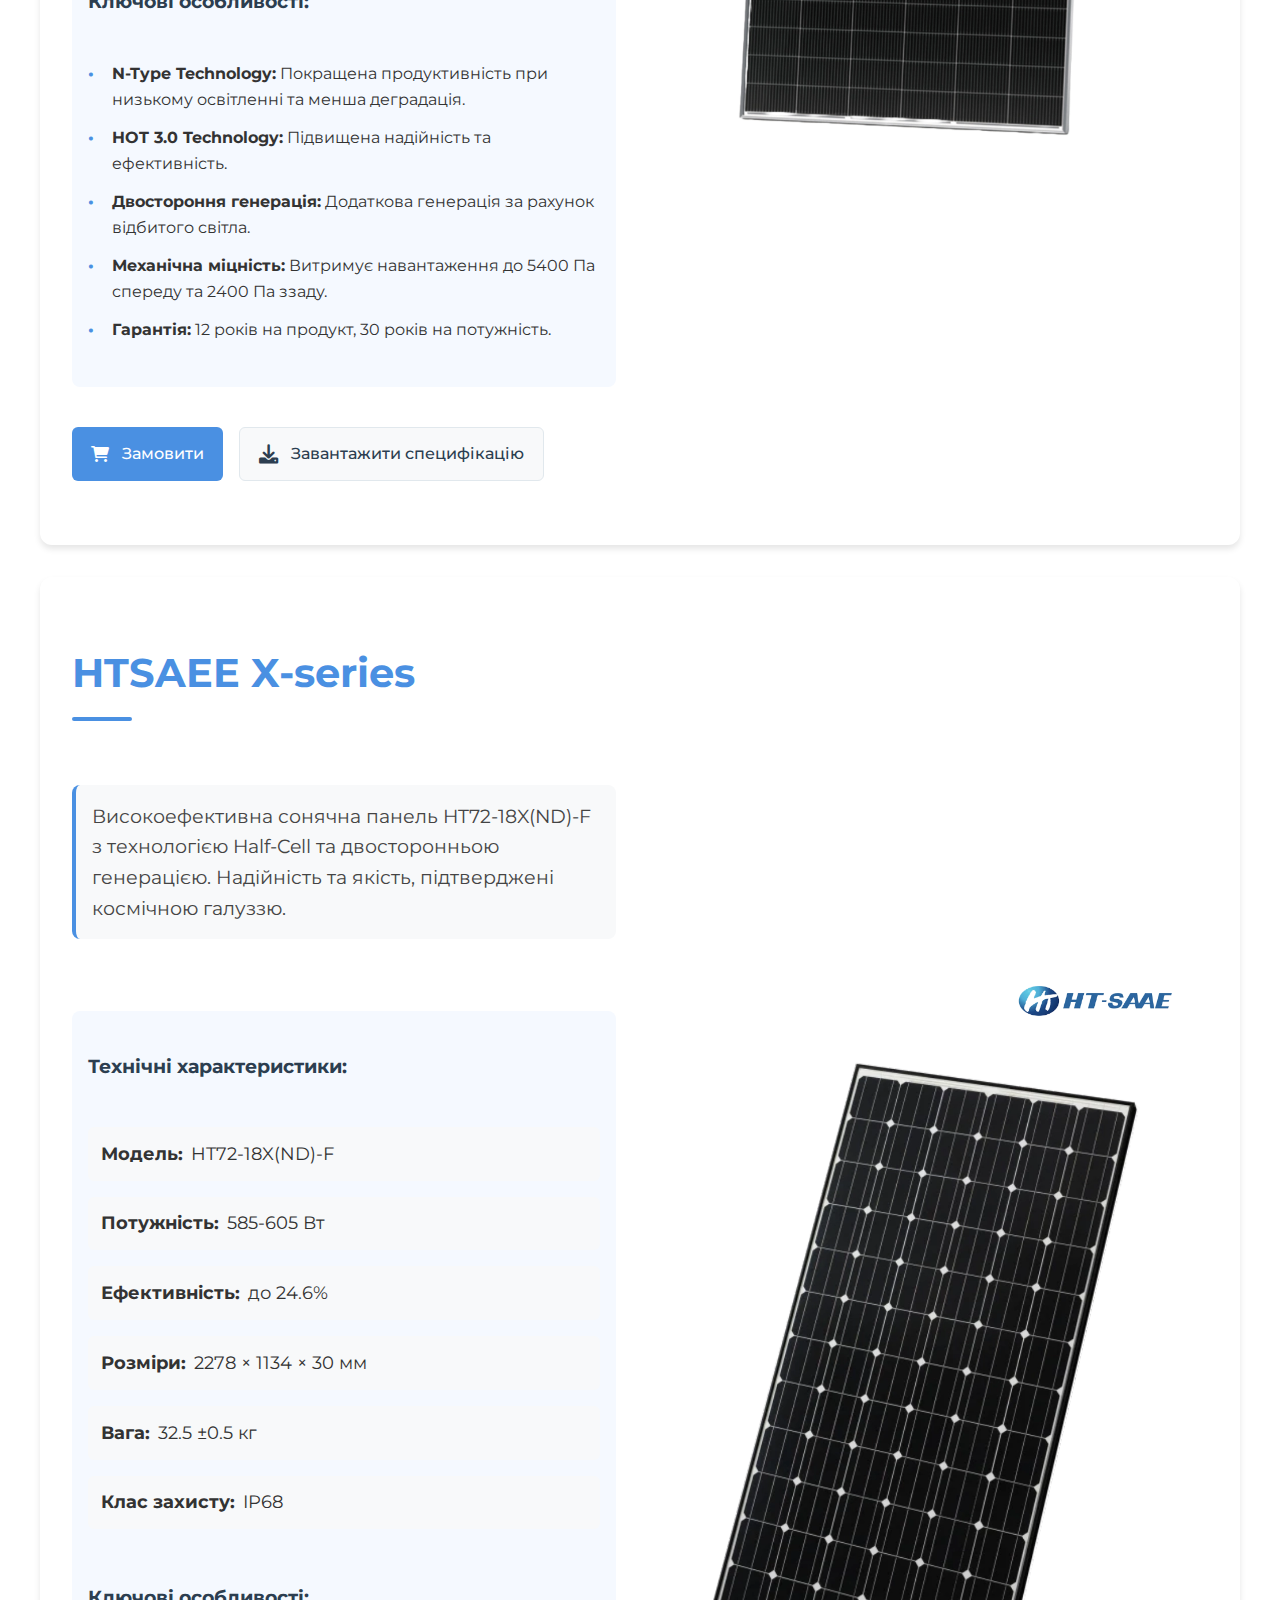
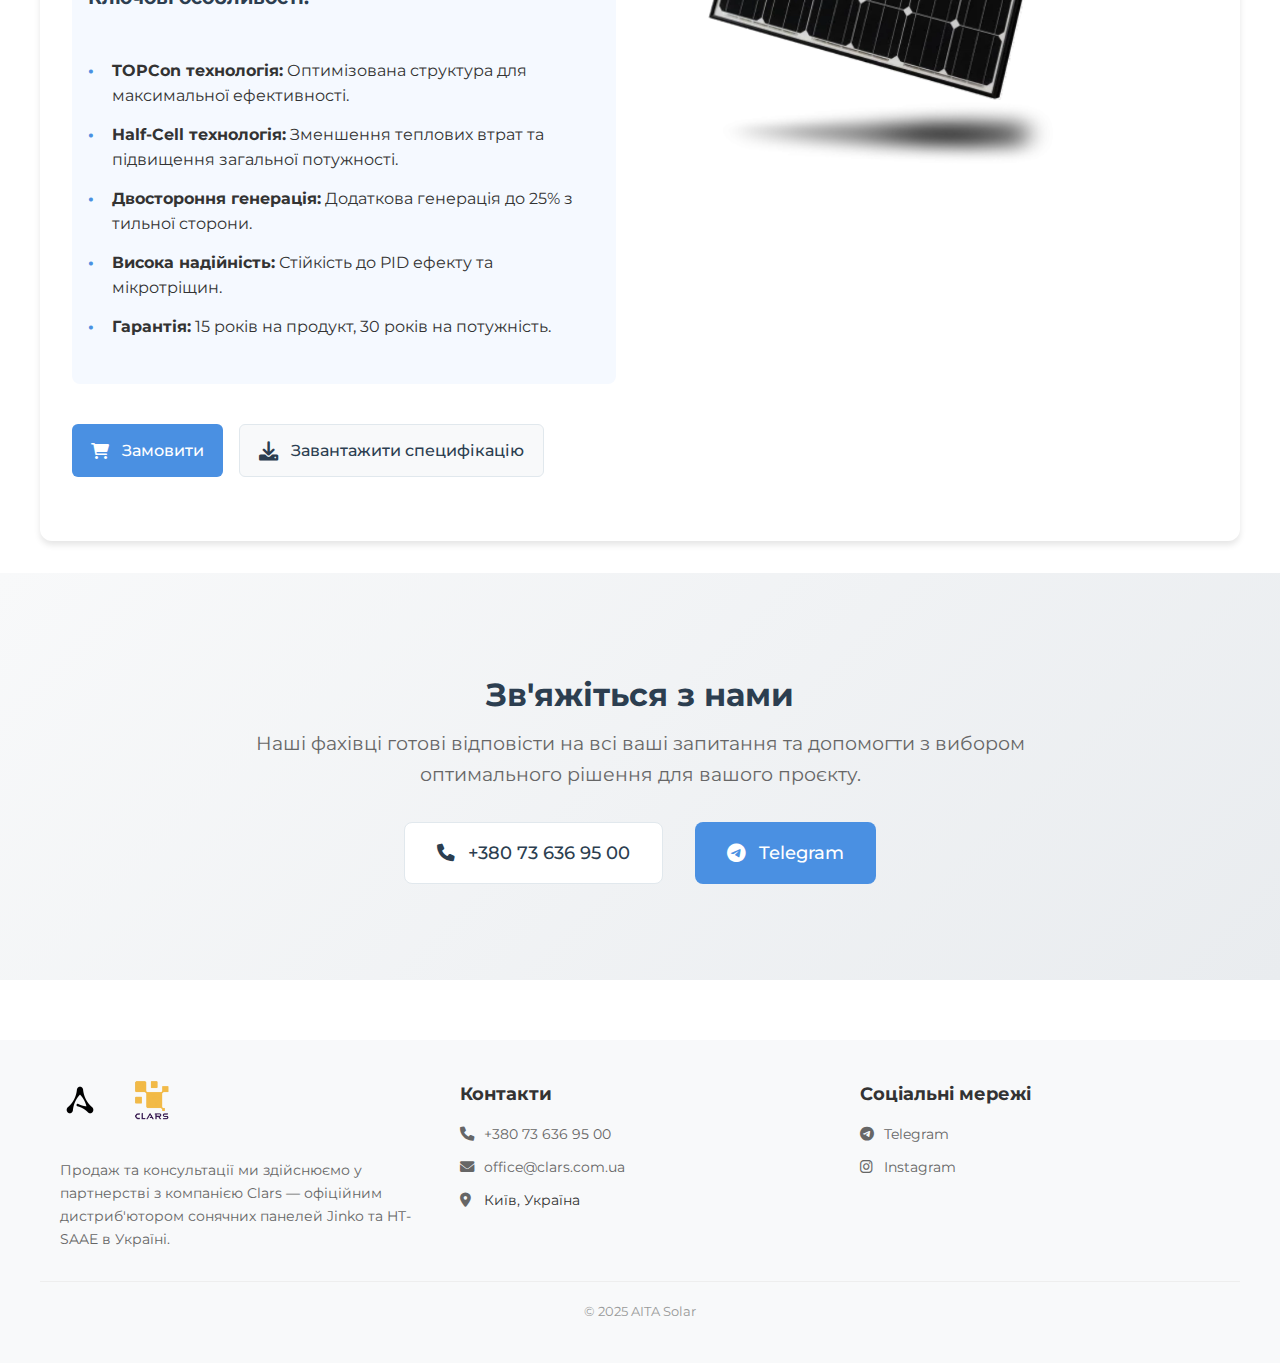
<file: products.html>
<!DOCTYPE html>
<html lang="uk">
<head>
    <!-- Google Tag Manager -->
    <script>(function(w,d,s,l,i){w[l]=w[l]||[];w[l].push({'gtm.start':
    new Date().getTime(),event:'gtm.js'});var f=d.getElementsByTagName(s)[0],
    j=d.createElement(s),dl=l!='dataLayer'?'&l='+l:'';j.async=true;j.src=
    'https://www.googletagmanager.com/gtm.js?id='+i+dl;f.parentNode.insertBefore(j,f);
    })(window,document,'script','dataLayer','GTM-TGZCB4K3');</script>
    <!-- End Google Tag Manager -->
    <meta charset="UTF-8">
    <meta name="viewport" content="width=device-width, initial-scale=1.0, maximum-scale=1.0, user-scalable=no">
    <title>Наші сонячні панелі</title>
    
    <!--UniTalk call-tracking and website widgets--> 
    <script async src="https://api.unitalk.cloud/script/11856/2782"></script>


    <!-- Preload critical resources -->
    <link rel="preload" href="styles.css" as="style">
    <link rel="preload" href="https://fonts.googleapis.com/css2?family=Montserrat:wght@400;500;600;700&display=swap" as="style">
    
    <link rel="icon" type="image/webp" href="Untitled-8.webp">
    <link rel="stylesheet" href="styles.css">
    <link rel="stylesheet" href="https://cdnjs.cloudflare.com/ajax/libs/font-awesome/6.0.0/css/all.min.css">
    <link href="https://fonts.googleapis.com/css2?family=Montserrat:wght@400;500;600;700&display=swap" rel="stylesheet">
    <style>
        /* Reset and base styles */
        * {
            margin: 0;
            padding: 0;
            box-sizing: border-box;
        }

        html {
            scroll-behavior: smooth;
        }

        :root {
            margin: 0;
            padding: 0;
            overflow-x: hidden;
            width: 100%;
        }

        /* Reuse existing styles from index.html */
        .products-hero {
            background-image: url('background.avif');
            background-size: cover;
            background-position: center;
            background-repeat: no-repeat;
            position: relative;
            min-height: 50vh;
            display: flex;
            align-items: center;
            padding: 120px 2rem 2rem;
        }

        .products-hero::before {
            content: '';
            position: absolute;
            top: 0;
            left: 0;
            right: 0;
            bottom: 0;
            background: rgba(0, 0, 0, 0.6);
            z-index: 1;
        }

        .products-hero-content {
            position: relative;
            z-index: 2;
            max-width: 1200px;
            width: 100%;
            margin: 0 auto;
            text-align: center;
        }

        .products-hero h1 {
            color: white;
            font-size: 3.5rem;
            font-weight: 700;
            margin-bottom: 1.5rem;
            line-height: 1.2;
        }

        .products-hero p {
            color: white;
            font-size: 1.2rem;
            line-height: 1.6;
            max-width: 800px;
            margin: 0 auto;
        }

        .products-nav {
            background: white;
            padding: 1.5rem;
            box-shadow: 0 2px 4px rgba(0, 0, 0, 0.1);
            position: sticky;
            top: 80px;
            z-index: 100;
        }

        .products-nav-list {
            display: flex;
            justify-content: center;
            gap: 2rem;
            list-style: none;
            margin: 0;
            padding: 0;
        }

        .products-nav-link {
            display: inline-flex;
            align-items: center;
            gap: 0.5rem;
            padding: 0.8rem 1.5rem;
            background-color: var(--primary-color);
            color: white;
            text-decoration: none;
            font-weight: 500;
            border-radius: 6px;
            transition: all 0.3s ease;
        }

        .products-nav-link:hover {
            background-color: var(--primary-dark);
            transform: translateY(-2px);
        }

        .product-section {
            padding: 4rem 2rem;
            max-width: 1200px;
            margin: 0 auto;
            background: white;
            border-radius: 12px;
            box-shadow: 0 4px 6px rgba(0, 0, 0, 0.1);
            margin-bottom: 2rem;
        }

        .product-content {
            display: grid;
            grid-template-columns: 1fr 1fr;
            gap: 3rem;
            align-items: center;
        }

        .product-info h2 {
            color: var(--primary-color);
            font-size: 2.5rem;
            margin-bottom: 1.5rem;
            position: relative;
            padding-bottom: 1rem;
        }

        .product-info h2::after {
            content: '';
            position: absolute;
            bottom: 0;
            left: 0;
            width: 60px;
            height: 4px;
            background-color: var(--primary-color);
            border-radius: 2px;
        }

        .product-description {
            font-size: 1.2rem;
            line-height: 1.6;
            color: #444;
            margin-bottom: 2rem;
            padding: 1rem;
            background: #f8f9fa;
            border-radius: 8px;
            border-left: 4px solid var(--primary-color);
        }

        .specs-grid {
            display: grid;
            grid-template-columns: repeat(auto-fit, minmax(250px, 1fr));
            gap: 1rem;
            margin: 1rem 0;
        }

        .spec-item {
            background: #f8f9fa;
            padding: 0.8rem;
            border-radius: 6px;
            font-size: 0.95rem;
        }

        .features-list {
            list-style: none;
            padding: 0;
            margin: 1rem 0;
        }

        .features-list li {
            margin-bottom: 0.8rem;
            padding-left: 1.5rem;
            position: relative;
        }

        .features-list li::before {
            content: "•";
            color: var(--primary-color);
            font-weight: bold;
            position: absolute;
            left: 0;
        }

        .product-specs h3 {
            color: var(--secondary-color);
            margin: 1.5rem 0 1rem;
            font-size: 1.2rem;
        }

        .product-image img {
            width: 100%;
            height: auto;
            border-radius: 8px;
            box-shadow: 0 4px 6px rgba(0, 0, 0, 0.1);
        }

        .product-buttons {
            display: flex;
            gap: 1rem;
        }

        .product-buttons .btn-primary {
            background-color: var(--primary-color);
            color: white;
            padding: 0.8rem 1.2rem;
            border-radius: 6px;
            font-weight: 500;
            text-decoration: none;
            transition: all 0.3s ease;
            display: inline-flex;
            align-items: center;
            gap: 0.8rem;
        }

        .product-buttons .btn-primary:hover {
            background-color: var(--primary-dark);
            transform: translateY(-2px);
        }

        .product-buttons .btn-secondary {
            background-color: #f8f9fa;
            color: var(--secondary-color);
            border: 1px solid var(--border-color);
            padding: 0.8rem 1.2rem;
            border-radius: 6px;
            font-weight: 500;
            text-decoration: none;
            transition: all 0.3s ease;
            display: inline-flex;
            align-items: center;
            gap: 0.8rem;
        }

        .product-buttons .btn-secondary:hover {
            background-color: #e9ecef;
            transform: translateY(-2px);
        }

        .product-buttons .btn-secondary i {
            font-size: 1.2rem;
        }

        /* Sticky Telegram Button */
        .sticky-telegram {
            position: fixed;
            bottom: 20px;
            right: 20px;
            background-color: #0088cc;
            color: white;
            padding: 15px 25px;
            border-radius: 50px;
            box-shadow: 0 4px 12px rgba(0, 0, 0, 0.15);
            z-index: 1000;
            transition: all 0.3s ease;
            display: flex;
            align-items: center;
            gap: 10px;
            text-decoration: none;
            font-weight: 400;
            font-size: 1rem;
        }

        .sticky-telegram i {
            font-size: 20px;
        }

        .sticky-telegram:hover {
            background-color: #006699;
            transform: translateY(-2px);
            box-shadow: 0 6px 16px rgba(0, 0, 0, 0.2);
        }

        @media (max-width: 768px) {
            .products-hero h1 {
                font-size: 2.5rem;
            }

            .products-nav-list {
                flex-direction: column;
                align-items: center;
                gap: 1rem;
            }

            .product-content {
                grid-template-columns: 1fr;
            }

            .specs-grid {
                grid-template-columns: 1fr;
            }

            .product-buttons {
                flex-direction: column;
            }

            .sticky-telegram {
                padding: 12px 20px;
                font-size: 0.9em;
                bottom: 15px;
                right: 15px;
            }
            
            .sticky-telegram i {
                font-size: 18px;
            }
        }

        .footer-logos {
            display: flex;
            align-items: center;
            gap: 2rem;
            margin-bottom: 1.5rem;
        }

        .footer-logo {
            display: flex;
            align-items: center;
            justify-content: center;
        }

        .footer-logo img {
            height: 40px;
            width: auto;
        }

        @media (max-width: 768px) {
            .footer-logos {
                flex-direction: row;
                align-items: center;
                justify-content: center;
                gap: 1.5rem;
            }

            .footer-logo {
                max-width: 120px;
            }

            .footer-logo img {
                height: 35px;
            }
        }

        /* Contact Section */
        .contact-section {
            padding: 6rem 2rem;
            background: linear-gradient(135deg, #f8f9fa 0%, #e9ecef 100%);
        }

        .contact-container {
            max-width: 800px;
            margin: 0 auto;
        }

        .contact-container h2 {
            font-size: 2rem;
            color: var(--secondary-color);
            margin-bottom: 0.5rem;
        }

        .contact-container > p {
            font-size: 1.2rem;
            color: #666;
            margin-bottom: 2rem;
        }

        .contact-info {
            display: flex;
            justify-content: center;
            gap: 2rem;
            flex-wrap: wrap;
        }

        .contact-item {
            display: flex;
            align-items: center;
            gap: 0.8rem;
            padding: 1rem 2rem;
            background-color: #fff;
            border-radius: 8px;
            text-decoration: none;
            color: var(--secondary-color);
            font-size: 1.1rem;
            font-weight: 500;
            transition: var(--transition);
            border: 1px solid var(--border-color);
        }

        .contact-item:hover {
            transform: translateY(-2px);
            box-shadow: var(--shadow);
            border-color: var(--primary-color);
        }

        .telegram-btn {
            display: inline-flex !important;
            align-items: center;
            gap: 0.8rem;
            background-color: var(--primary-color) !important;
            color: #fff !important;
            border: none !important;
        }

        .telegram-btn:hover {
            background-color: var(--primary-dark) !important;
            color: #fff !important;
        }

        .telegram-btn i {
            font-size: 1.2rem;
        }

        @media (max-width: 768px) {
            .contact-section {
                padding: 3rem 1rem;
            }

            .contact-container {
                grid-template-columns: 1fr;
                gap: 2rem;
            }

            .contact-info {
                text-align: center;
            }

            .contact-form {
                padding: 1.5rem;
            }

            .form-group {
                margin-bottom: 1rem;
            }

            .form-group input,
            .form-group textarea {
                padding: 0.8rem;
            }
        }
    </style>
</head>
<body>
    <!-- Google Tag Manager (noscript) -->
    <noscript><iframe src="https://www.googletagmanager.com/ns.html?id=GTM-TGZCB4K3"
    height="0" width="0" style="display:none;visibility:hidden"></iframe></noscript>
    <!-- End Google Tag Manager (noscript) -->
    
    <header>
        <nav>
            <a href="index.html" class="logo">
                <img src="Untitled-8.webp" alt="Логотип AITA Solar" class="logo-img" loading="eager">
                <span>AITA Solar</span>
            </a>
            <div class="nav-right">
                <div class="nav-links">
                    <a href="products.html">Товари</a>
                    <a href="#contact-section">Контакти</a>
                    <a href="/#calculator">Калькулятор вигоди</a>
                    <a href="tel:+380736369500" class="nav-phone">
                        <i class="fas fa-phone"></i>
                        +380 73 636 95 00
                    </a>
                    <a href="https://t.me/Aita_Solar" class="telegram-link">
                        <i class="fab fa-telegram"></i>
                        Telegram
                    </a>
                </div>
                <button class="mobile-menu-btn" aria-label="Відкрити меню" aria-expanded="false">
                    <i class="fas fa-bars"></i>
                </button>
            </div>
        </nav>
    </header>

    <!-- Hero Section -->
    <section class="products-hero">
        <div class="products-hero-content">
            <h1>Наші сонячні панелі</h1>
            <p>Високоякісні сонячні панелі від провідних виробників для вашого дому та бізнесу</p>
        </div>
    </section>

    <!-- Products Navigation -->
    <nav class="products-nav">
        <ul class="products-nav-list">
            <li>
                <a href="#tiger-neo-n-type" class="products-nav-link">
                    <i class="fas fa-solar-panel"></i>
                    Tiger Neo N-type
                </a>
            </li>
            <li>
                <a href="#htsaee-x-series" class="products-nav-link">
                    <i class="fas fa-solar-panel"></i>
                    HTSAEE X-series
                </a>
            </li>
        </ul>
    </nav>

    <!-- Single instance of product sections -->
    <section id="tiger-neo-n-type" class="product-section">
        <div class="product-content">
            <div class="product-info">
                <h2>Tiger Neo N-type</h2>
                <p class="product-description">Двостороння сонячна панель з технологією N-type, антирефлексійним склом і підвищеною ефективністю. Модель 72HL4-BDV потужністю 575-600 Вт ідеально підходить для побудови домашніх та промислових СЕС.</p>
                
                <div class="product-specs">
                    <h3>Технічні характеристики:</h3>
                    <div class="specs-grid">
                        <span class="spec-item">
                            <strong>Модель:</strong> JKM575-600N-72HL4-BDV
                        </span>
                        <span class="spec-item">
                            <strong>Потужність:</strong> 575-600 Вт
                        </span>
                        <span class="spec-item">
                            <strong>Ефективність:</strong> до 23.93%
                        </span>
                        <span class="spec-item">
                            <strong>Розміри:</strong> 2278 × 1134 × 30 мм
                        </span>
                        <span class="spec-item">
                            <strong>Вага:</strong> 31.5 кг
                        </span>
                        <span class="spec-item">
                            <strong>Клас захисту:</strong> IP68
                        </span>
                    </div>

                    <h3>Ключові особливості:</h3>
                    <ul class="features-list">
                        <li><strong>N-Type Technology:</strong> Покращена продуктивність при низькому освітленні та менша деградація.</li>
                        <li><strong>HOT 3.0 Technology:</strong> Підвищена надійність та ефективність.</li>
                        <li><strong>Двостороння генерація:</strong> Додаткова генерація за рахунок відбитого світла.</li>
                        <li><strong>Механічна міцність:</strong> Витримує навантаження до 5400 Па спереду та 2400 Па ззаду.</li>
                        <li><strong>Гарантія:</strong> 12 років на продукт, 30 років на потужність.</li>
                    </ul>
                </div>
                
                <div class="product-buttons">
                    <a href="index.html#order" class="btn-primary" aria-label="Замовити Tiger Neo N-type">
                        <i class="fas fa-shopping-cart"></i>
                        Замовити
                    </a>
                    <a href="https://drive.google.com/file/d/1oAIphgIqpu-hP8_sINgjti2cRxBtIapt/view?usp=sharing" class="btn-secondary" target="_blank" rel="noopener noreferrer" aria-label="Завантажити специфікацію Tiger Neo N-type">
                        <i class="fas fa-download"></i>
                        Завантажити специфікацію
                    </a>
                </div>
            </div>
            <div class="product-image">
                <img src="Jinko Solar Panels.webp" alt="Сонячні панелі Tiger Neo N-type" loading="lazy">
            </div>
        </div>
    </section>

    <section id="htsaee-x-series" class="product-section">
        <div class="product-content">
            <div class="product-info">
                <h2>HTSAEE X-series</h2>
                <p class="product-description">Високоефективна сонячна панель HT72-18X(ND)-F з технологією Half-Cell та двосторонньою генерацією. Надійність та якість, підтверджені космічною галуззю.</p>
                
                <div class="product-specs">
                    <h3>Технічні характеристики:</h3>
                    <div class="specs-grid">
                        <span class="spec-item">
                            <strong>Модель:</strong> HT72-18X(ND)-F
                        </span>
                        <span class="spec-item">
                            <strong>Потужність:</strong> 585-605 Вт
                        </span>
                        <span class="spec-item">
                            <strong>Ефективність:</strong> до 24.6%
                        </span>
                        <span class="spec-item">
                            <strong>Розміри:</strong> 2278 × 1134 × 30 мм
                        </span>
                        <span class="spec-item">
                            <strong>Вага:</strong> 32.5 ±0.5 кг
                        </span>
                        <span class="spec-item">
                            <strong>Клас захисту:</strong> IP68
                        </span>
                    </div>

                    <h3>Ключові особливості:</h3>
                    <ul class="features-list">
                        <li><strong>TOPCon технологія:</strong> Оптимізована структура для максимальної ефективності.</li>
                        <li><strong>Half-Cell технологія:</strong> Зменшення теплових втрат та підвищення загальної потужності.</li>
                        <li><strong>Двостороння генерація:</strong> Додаткова генерація до 25% з тильної сторони.</li>
                        <li><strong>Висока надійність:</strong> Стійкість до PID ефекту та мікротріщин.</li>
                        <li><strong>Гарантія:</strong> 15 років на продукт, 30 років на потужність.</li>
                    </ul>
                </div>
                
                <div class="product-buttons">
                    <a href="index.html#order" class="btn-primary" aria-label="Замовити HTSAEE X-series">
                        <i class="fas fa-shopping-cart"></i>
                        Замовити
                    </a>
                    <a href="https://drive.google.com/file/d/1kDtTHSwxBG4LdjqwRJWN-3TWL75GFKlv/view?usp=sharing" class="btn-secondary" target="_blank" rel="noopener noreferrer" aria-label="Завантажити специфікацію HTSAEE X-series">
                        <i class="fas fa-download"></i>
                        Завантажити специфікацію
                    </a>
                </div>
            </div>
            <div class="product-image">
                <img src="ht saae.webp" alt="Сонячні панелі HTSAEE X-series" loading="lazy">
            </div>
        </div>
    </section>

    <!-- Contact Section -->
    <section id="contact-section" class="contact-section">
        <div class="contact-container">
            <h2>Зв'яжіться з нами</h2>
            <p>Наші фахівці готові відповісти на всі ваші запитання та допомогти з вибором оптимального рішення для вашого проєкту.</p>
            <div class="contact-info">
                <a href="tel:+380736369500" class="contact-item">
                    <i class="fas fa-phone"></i>
                    +380 73 636 95 00
                </a>
                <a href="https://t.me/Aita_Solar" class="contact-item telegram-btn">
                    <i class="fab fa-telegram"></i>
                    Telegram
                </a>
            </div>
        </div>
    </section>

    <footer>
        <div class="footer-content">
            <div class="footer-section">
                <div class="footer-logos">
                    <div class="footer-logo">
                        <img src="Untitled-8.webp" alt="AITA Solar Logo" class="logo-img">
                    </div>
                    <div class="footer-logo">
                        <img src="Clars-Logo.webp" alt="Clars Logo" class="logo-img">
                    </div>
                </div>
                <p class="footer-description">Продаж та консультації ми здійснюємо у партнерстві з компанією Clars — офіційним дистриб'ютором сонячних панелей Jinko та HT-SAAE в Україні.</p>
            </div>
            <div class="footer-section">
                <h4>Контакти</h4>
                <ul class="footer-links">
                    <li>
                        <a href="tel:+380736369500">
                            <i class="fas fa-phone"></i>
                            +380 73 636 95 00
                        </a>
                    </li>
                    <li>
                        <a href="mailto:office@clars.com.ua">
                            <i class="fas fa-envelope"></i>
                            office@clars.com.ua
                        </a>
                    </li>
                    <li>
                        <div class="location-item">
                            <i class="fas fa-map-marker-alt"></i>
                            Київ, Україна
                        </div>
                    </li>
                </ul>
            </div>
            <div class="footer-section">
                <h4>Соціальні мережі</h4>
                <ul class="footer-links">
                    <li>
                        <a href="https://t.me/Aita_Solar" class="social-icon">
                            <i class="fab fa-telegram"></i>
                            Telegram
                        </a>
                    </li>
                    <li>
                        <a href="https://www.instagram.com/solar.aita/" target="_blank" rel="noopener noreferrer" class="social-icon">
                            <i class="fab fa-instagram"></i>
                            Instagram
                        </a>
                    </li>
                </ul>
            </div>
        </div>
        <div class="footer-bottom">
            <p class="copyright">&copy; 2025 AITA Solar</p>
        </div>
    </footer>


    <script>
        // Mobile menu functionality
        document.addEventListener('DOMContentLoaded', function() {
            const mobileMenuBtn = document.querySelector('.mobile-menu-btn');
            const nav = document.querySelector('nav');
            const body = document.body;
            const navLinks = document.querySelectorAll('.nav-links a');

            mobileMenuBtn.addEventListener('click', function() {
                nav.classList.toggle('active');
                body.classList.toggle('nav-active');
                this.setAttribute('aria-expanded', nav.classList.contains('active'));
            });

            // Close menu when clicking on any nav link
            navLinks.forEach(link => {
                link.addEventListener('click', function() {
                    nav.classList.remove('active');
                    body.classList.remove('nav-active');
                    mobileMenuBtn.setAttribute('aria-expanded', 'false');
                });
            });

            // Close menu when clicking outside
            document.addEventListener('click', function(event) {
                if (!nav.contains(event.target) && nav.classList.contains('active')) {
                    nav.classList.remove('active');
                    body.classList.remove('nav-active');
                    mobileMenuBtn.setAttribute('aria-expanded', 'false');
                }
            });
        });
    </script>
</body>
</html>
</file>
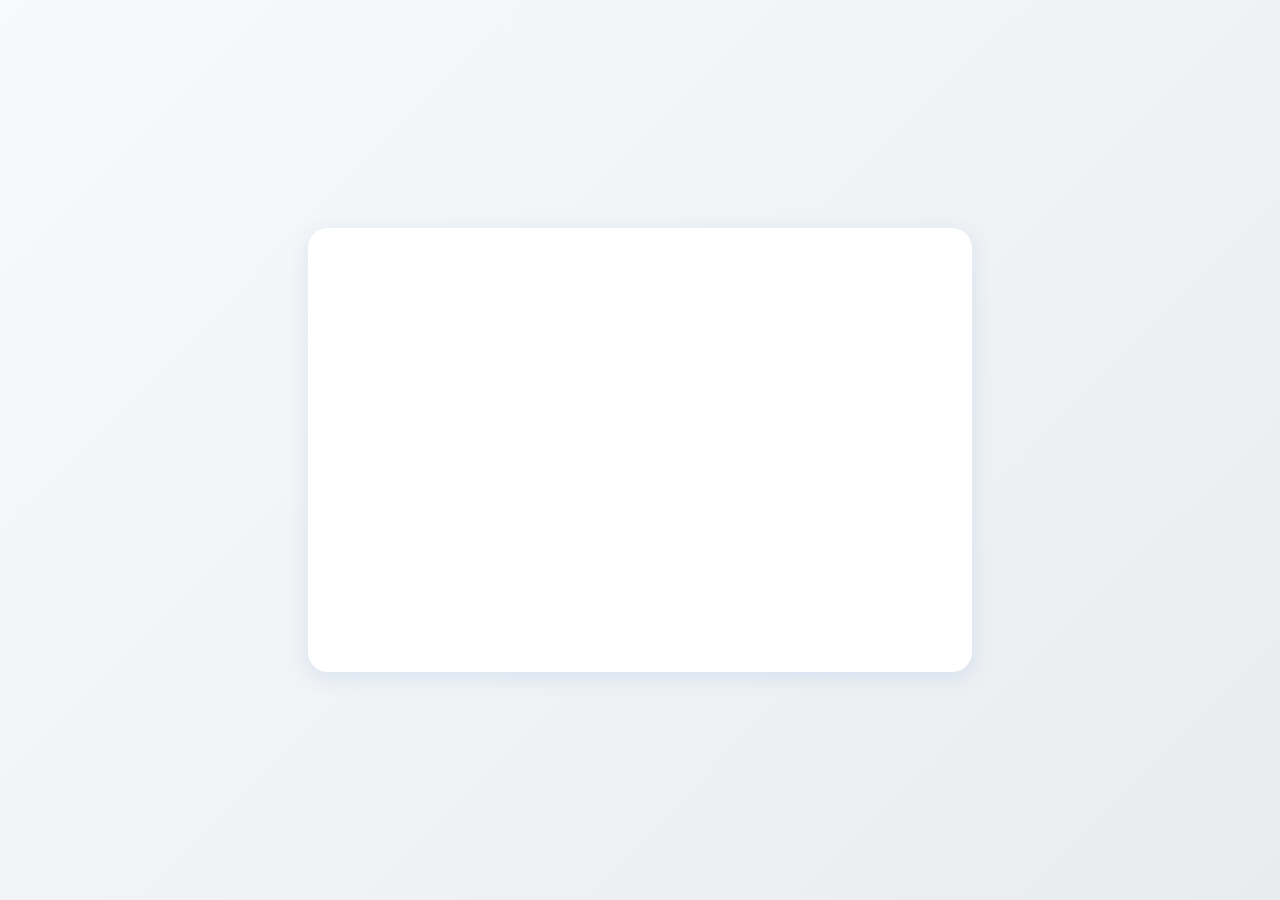
<file: thankyou.html>
<!DOCTYPE html>
<html lang="uk">
<head>
    <meta charset="UTF-8">
    <meta name="viewport" content="width=device-width, initial-scale=1.0">
    <title>Дякуємо за звернення | AITA Solar</title>
    <meta name="description" content="Дякуємо за ваше звернення. Ми зв'яжемось з вами найближчим часом.">
    
    <!-- Open Graph / Facebook -->
    <meta property="og:type" content="website">
    <meta property="og:url" content="https://aita.solar/thankyou.html">
    <meta property="og:title" content="Дякуємо за звернення | AITA Solar">
    <meta property="og:description" content="Дякуємо за ваше звернення. Ми зв'яжемось з вами найближчим часом.">
    <meta property="og:image" content="https://aita.solar/Jinko Solar Panels.png">

    <!-- Twitter -->
    <meta property="twitter:card" content="summary_large_image">
    <meta property="twitter:url" content="https://aita.solar/thankyou.html">
    <meta property="twitter:title" content="Дякуємо за звернення | AITA Solar">
    <meta property="twitter:description" content="Дякуємо за ваше звернення. Ми зв'яжемось з вами найближчим часом.">
    <meta property="twitter:image" content="https://aita.solar/Jinko Solar Panels.png">

    <!-- Canonical URL -->
    <link rel="canonical" href="https://aita.solar/thankyou.html">

    <!-- Preload critical resources -->
    <link rel="preload" href="thankyou.css" as="style">
    <link rel="preload" href="https://fonts.googleapis.com/css2?family=Montserrat:wght@400;500;600;700&display=swap" as="style">
    
    <link rel="icon" type="image/png" href="Untitled-8.png">
    <link rel="stylesheet" href="thankyou.css">
    <link rel="stylesheet" href="https://cdnjs.cloudflare.com/ajax/libs/font-awesome/6.0.0/css/all.min.css">
    <link href="https://fonts.googleapis.com/css2?family=Montserrat:wght@400;500;600;700&display=swap" rel="stylesheet">
    
    <!-- Google Tag Manager -->
    <script>(function(w,d,s,l,i){w[l]=w[l]||[];w[l].push({'gtm.start':
    new Date().getTime(),event:'gtm.js'});var f=d.getElementsByTagName(s)[0],
    j=d.createElement(s),dl=l!='dataLayer'?'&l='+l:'';j.async=true;j.src=
    'https://www.googletagmanager.com/gtm.js?id='+i+dl;f.parentNode.insertBefore(j,f);
    })(window,document,'script','dataLayer','GTM-TGZCB4K3');</script>
    <!-- End Google Tag Manager -->

    <script>
        // Fire conversion event
        window.dataLayer = window.dataLayer || [];
        window.dataLayer.push({
            'event': 'form_submission_success'
        });
    </script>
</head>
<body>
    <!-- Google Tag Manager (noscript) -->
    <noscript><iframe src="https://www.googletagmanager.com/ns.html?id=GTM-TGZCB4K3"
    height="0" width="0" style="display:none;visibility:hidden"></iframe></noscript>
    <!-- End Google Tag Manager (noscript) -->

    <div class="thankyou-section">
        <div class="thankyou-container">
            <div class="thankyou-content">
                <div class="success-icon" role="img" aria-label="Успішне відправлення форми">
                    <svg width="80" height="80" viewBox="0 0 80 80" fill="none" xmlns="http://www.w3.org/2000/svg">
                        <circle cx="40" cy="40" r="38" stroke="#4A90E2" stroke-width="4"/>
                        <path d="M24 40L36 52L56 28" stroke="#4A90E2" stroke-width="4" stroke-linecap="round" stroke-linejoin="round"/>
                    </svg>
                </div>
                <h1>Дякуємо за звернення!</h1>
                <p class="message">Ми отримали ваше повідомлення та зв'яжемось з вами найближчим часом.</p>
                <div class="action-buttons">
                    <a href="/" class="return-button">
                        <i class="fas fa-arrow-left"></i>
                        На головну
                    </a>
                </div>
            </div>
        </div>
    </div>
</body>
</html>
</file>
<file: thankyou.css>
:root {
    --primary-color: #4A90E2;
    --primary-dark: #357ABD;
    --secondary-color: #2C3E50;
    --text-color: #333;
    --light-gray: #F5F9FF;
    --border-color: #E1E8ED;
    --shadow: 0 5px 20px rgba(74, 144, 226, 0.15);
    --transition: all 0.3s ease;
}

body {
    margin: 0;
    padding: 0;
    font-family: -apple-system, BlinkMacSystemFont, 'Segoe UI', Roboto, Oxygen, Ubuntu, Cantarell, 'Open Sans', 'Helvetica Neue', sans-serif;
    background: linear-gradient(135deg, #f8f9fa 0%, #e9ecef 100%);
    min-height: 100vh;
    display: flex;
    align-items: center;
    justify-content: center;
}

.thankyou-section {
    width: 100%;
    padding: 2rem 1rem;
}

.thankyou-container {
    max-width: 600px;
    margin: 0 auto;
    background: #fff;
    border-radius: 20px;
    box-shadow: var(--shadow);
    padding: 3rem 2rem;
    text-align: center;
}

.thankyou-content {
    display: flex;
    flex-direction: column;
    align-items: center;
    gap: 1.5rem;
}

.success-icon {
    margin-bottom: 1rem;
    animation: scaleIn 0.5s ease-out forwards;
}

.success-icon svg {
    width: 80px;
    height: 80px;
}

.success-icon circle {
    stroke-dasharray: 240;
    stroke-dashoffset: 240;
    animation: drawCircle 1s ease-out forwards;
}

.success-icon path {
    stroke-dasharray: 60;
    stroke-dashoffset: 60;
    animation: drawCheck 0.5s ease-out forwards 0.8s;
}

h1 {
    color: var(--secondary-color);
    font-size: 2.5rem;
    margin: 0;
    animation: fadeInUp 0.5s ease-out forwards 0.3s;
    opacity: 0;
}

.message {
    color: #666;
    font-size: 1.2rem;
    line-height: 1.6;
    margin: 0;
    max-width: 400px;
    animation: fadeInUp 0.5s ease-out forwards 0.5s;
    opacity: 0;
}

.action-buttons {
    display: flex;
    gap: 1rem;
    margin-top: 1rem;
    animation: fadeInUp 0.5s ease-out forwards 0.7s;
    opacity: 0;
}

.return-button {
    display: inline-flex;
    align-items: center;
    gap: 0.8rem;
    padding: 1rem 2rem;
    background: linear-gradient(135deg, var(--primary-color), var(--primary-dark));
    color: white;
    text-decoration: none;
    border-radius: 12px;
    font-weight: 600;
    font-size: 1.1rem;
    transition: var(--transition);
}

.return-button.secondary {
    background: var(--light-gray);
    color: var(--secondary-color);
}

.return-button:hover {
    transform: translateY(-2px);
    box-shadow: 0 6px 20px rgba(74, 144, 226, 0.3);
}

.return-button.secondary:hover {
    background: #e9ecef;
}

.return-button i {
    transition: transform 0.3s ease;
}

.return-button:hover i {
    transform: translateX(-4px);
}

@keyframes scaleIn {
    from {
        transform: scale(0.8);
        opacity: 0;
    }
    to {
        transform: scale(1);
        opacity: 1;
    }
}

@keyframes drawCircle {
    to {
        stroke-dashoffset: 0;
    }
}

@keyframes drawCheck {
    to {
        stroke-dashoffset: 0;
    }
}

@keyframes fadeInUp {
    from {
        transform: translateY(20px);
        opacity: 0;
    }
    to {
        transform: translateY(0);
        opacity: 1;
    }
}

@media screen and (max-width: 768px) {
    .thankyou-container {
        padding: 2rem 1.5rem;
    }

    h1 {
        font-size: 2rem;
    }

    .message {
        font-size: 1.1rem;
    }

    .success-icon svg {
        width: 60px;
        height: 60px;
    }

    .action-buttons {
        flex-direction: column;
        width: 100%;
    }

    .return-button {
        width: 100%;
        justify-content: center;
    }
}
</file>
<file: styles.css>
/* Reset and base styles */
* {
    margin: 0;
    padding: 0;
    box-sizing: border-box;
}

:root {
    --primary-color: #4A90E2;
    --primary-dark: #357ABD;
    --secondary-color: #2C3E50;
    --accent-color: #4A90E2;
    --text-color: #333;
    --light-gray: #F5F9FF;
    --border-color: #E1E8ED;
    --shadow: 0 5px 20px rgba(74, 144, 226, 0.15);
    --transition: all 0.3s ease;
}

body {
    font-family: 'Montserrat', sans-serif;
    line-height: 1.6;
    color: var(--text-color);
    overflow-x: hidden;
}

/* Header and Navigation */
header {
    background-color: rgba(255, 255, 255, 0.98);
    box-shadow: 0 2px 10px rgba(0,0,0,0.05);
    position: fixed;
    width: 100%;
    top: 0;
    z-index: 1000;
    backdrop-filter: blur(10px);
    transition: var(--transition);
}

header.scrolled {
    background-color: rgba(255, 255, 255, 0.98);
    box-shadow: 0 2px 15px rgba(0,0,0,0.1);
}

nav {
    display: flex;
    justify-content: space-between;
    align-items: center;
    padding: 1rem 5%;
    max-width: 1400px;
    margin: 0 auto;
    position: relative;
}

.logo {
    display: flex;
    align-items: center;
    gap: 1rem;
    text-decoration: none;
    transition: var(--transition);
    padding: 0.5rem;
}

.logo:hover {
    transform: translateY(-2px);
}

.logo-img {
    height: 40px;
    width: auto;
    transition: var(--transition);
}

.logo span {
    font-size: 1.5rem;
    font-weight: 700;
    color: var(--secondary-color);
    transition: var(--transition);
}

.logo:hover span {
    color: var(--primary-color);
}

/* Remove the underline effect */
.logo span::after {
    display: none;
}

.nav-right {
    display: flex;
    align-items: center;
    gap: 2rem;
}

.contact-phone {
    display: flex;
    align-items: center;
    gap: 0.5rem;
    font-size: 1.2rem;
    font-weight: 600;
}

.contact-phone a {
    color: var(--secondary-color);
    text-decoration: none;
    transition: var(--transition);
}

.contact-phone a:hover {
    color: var(--primary-color);
}

.contact-phone i {
    color: var(--primary-color);
    transition: var(--transition);
}

.contact-phone:hover i {
    transform: scale(1.1);
}

.mobile-menu-btn {
    display: none;
    background: none;
    border: none;
    font-size: 1.5rem;
    cursor: pointer;
    color: var(--secondary-color);
    padding: 0.5rem;
}

.nav-links {
    display: flex;
    align-items: center;
    gap: 1.5rem;
}

.nav-links a {
    text-decoration: none;
    color: var(--secondary-color);
    font-weight: 500;
    font-size: 1rem;
    transition: var(--transition);
    padding: 0.5rem;
    border-radius: 6px;
}

.nav-links a:hover {
    color: var(--primary-color);
    background-color: var(--light-gray);
}

.nav-phone {
    display: inline-flex;
    align-items: center;
    gap: 0.5rem;
    color: var(--secondary-color) !important;
    font-weight: 600;
    font-size: 1.1rem;
    transition: var(--transition);
}

.nav-phone:hover {
    color: var(--primary-color) !important;
}

.nav-phone i {
    color: var(--primary-color);
    font-size: 1.1rem;
}

.telegram-link {
    display: inline-flex;
    align-items: center;
    gap: 0.5rem;
    background-color: var(--primary-color);
    color: #fff !important;
    padding: 0.5rem 1rem !important;
    border-radius: 6px;
}

.telegram-link:hover {
    background-color: var(--primary-dark) !important;
    color: #fff !important;
    transform: translateY(-2px);
}

@media (max-width: 768px) {
    .nav-right {
        gap: 1rem;
    }

    .contact-phone {
        display: none;
    }

    .mobile-menu-btn {
        display: block;
    }

    .nav-links {
        display: none;
        position: fixed;
        top: 60px;
        left: 0;
        width: 100%;
        background: #fff;
        padding: 1rem;
        box-shadow: 0 4px 12px rgba(0, 0, 0, 0.1);
        z-index: 999;
        transform: translateY(-100%);
        opacity: 0;
        transition: all 0.3s ease;
        flex-direction: column;
        gap: 0.5rem;
    }

    nav.active .nav-links {
        display: flex;
        transform: translateY(0);
        opacity: 1;
    }

    .nav-links a {
        padding: 1rem;
        text-align: center;
        border-bottom: 1px solid #eee;
        width: 100%;
    }

    .nav-links a:last-child {
        border-bottom: none;
    }

    .nav-phone {
        font-size: 1rem;
        justify-content: center;
    }

    .telegram-link {
        justify-content: center;
        margin-top: 0.5rem;
    }
}

/* Hero Section */
.hero {
    min-height: 100vh;
    background: linear-gradient(rgba(0, 0, 0, 0.7), rgba(0, 0, 0, 0.7)), url('https://images.unsplash.com/photo-1509391366360-2e959784a276?ixlib=rb-1.2.1&auto=format&fit=crop&w=1950&q=80');
    background-size: cover;
    background-position: center;
    display: flex;
    align-items: center;
    text-align: left;
    color: #fff;
    padding: 6rem 2rem;
    position: relative;
}

.hero-content {
    max-width: 1200px;
    margin: 0 auto;
    width: 100%;
}

.hero-text {
    max-width: 800px;
}

.hero h1 {
    font-size: 3.5rem;
    margin-bottom: 1rem;
    font-weight: 700;
    line-height: 1.2;
}

.hero-main-subtitle {
    font-size: 2rem;
    margin-bottom: 2rem;
    font-weight: 600;
    color: #4A90E2;
}

.hero-description {
    margin-bottom: 2.5rem;
}

.hero-description p {
    font-size: 1.2rem;
    line-height: 1.8;
    margin-bottom: 0.5rem;
    opacity: 0.9;
}

.hero-cta-group {
    display: flex;
    gap: 1rem;
    margin-top: 2rem;
    flex-wrap: wrap;
    justify-content: flex-start;
}

.hero-button-primary {
    background-color: #4A90E2;
    color: white;
    font-weight: 600;
    padding: 14px 28px;
    border-radius: 12px;
    border: none;
    transition: 0.3s;
    text-decoration: none;
    display: inline-flex;
    align-items: center;
    justify-content: center;
    min-width: 200px;
    font-size: 1.1rem;
    cursor: pointer;
}

.hero-button-primary:hover {
    background-color: #357ABD;
    transform: translateY(-2px);
    box-shadow: 0 4px 12px rgba(74, 144, 226, 0.2);
}

.hero-button-secondary {
    background-color: transparent;
    color: #fff;
    border: 2px solid #fff;
    padding: 14px 28px;
    border-radius: 12px;
    font-weight: 600;
    transition: 0.3s;
    text-decoration: none;
    display: inline-flex;
    align-items: center;
    gap: 0.5rem;
    min-width: 200px;
    justify-content: center;
}

.hero-button-secondary:hover {
    background-color: rgba(255, 255, 255, 0.1);
    transform: translateY(-2px);
}

.hero-button-secondary i {
    font-size: 1.2rem;
}

@media screen and (max-width: 768px) {
    .hero-cta-group {
        justify-content: center;
        flex-direction: column;
        align-items: center;
        width: 100%;
        padding: 0 1rem;
    }

    .hero-button-primary,
    .hero-button-secondary {
        width: 100%;
        max-width: 300px;
        padding: 14px 28px;
        font-size: 1.1em;
    }
}

/* Landscape Mode Optimization */
@media screen and (max-height: 600px) and (orientation: landscape) {
    .hero {
        padding: 5rem 2rem;
    }

    .hero-content {
        margin: 2rem auto;
    }

    .hero h1 {
        font-size: 2rem;
    }

    .hero-main-subtitle {
        font-size: 1.4rem;
        margin-bottom: 1rem;
    }

    .hero-description {
        margin-bottom: 1.5rem;
    }

    .hero-description p {
        font-size: 1rem;
        margin-bottom: 0.3rem;
    }

    .hero-cta-group {
        margin-top: 1rem;
        flex-direction: row;
    }
}

/* Product Introduction */
.product-intro {
    padding: 8rem 1rem;
    background-color: #fff;
}

.product-intro.reverse {
    background-color: #fff;
}

.product-container {
    max-width: 1200px;
    margin: 0 auto;
}

.product-content {
    display: grid;
    grid-template-columns: 1fr 1fr;
    gap: 4rem;
    align-items: center;
}

.product-intro.reverse .product-content {
    direction: rtl;
}

.product-intro.reverse .product-info {
    direction: ltr;
}

.product-info {
    display: flex;
    flex-direction: column;
    gap: 1.5rem;
}

.product-info h2 {
    font-size: 2.5rem;
    color: var(--secondary-color);
}

.product-info h3 {
    font-size: 2rem;
    color: var(--primary-color);
}

.product-specs {
    display: flex;
    flex-direction: column;
    gap: 0.8rem;
    margin: 1rem 0;
    padding: 1rem;
    background-color: var(--light-gray);
    border-radius: 8px;
}

.product-specs span {
    display: flex;
    align-items: center;
    gap: 0.5rem;
    font-size: 1.1rem;
}

.spec-link {
    display: inline-flex;
    align-items: center;
    gap: 0.8rem;
    padding: 0.8rem 1.2rem;
    background-color: var(--primary-color);
    color: #fff;
    text-decoration: none;
    border-radius: 6px;
    font-weight: 500;
    transition: var(--transition);
    margin-top: 0.5rem;
}

.spec-link:hover {
    background-color: var(--primary-dark);
    transform: translateY(-2px);
}

.spec-link i {
    font-size: 1.2rem;
}

.feature-list {
    list-style: none;
    display: flex;
    flex-direction: column;
    gap: 1rem;
}

.feature-list li {
    display: flex;
    align-items: center;
    gap: 0.5rem;
}

.feature-list i {
    color: var(--primary-color);
}

.product-image {
    width: 100%;
    max-width: 600px;
    margin: 0 auto;
    background-color: transparent;
    border-radius: 15px;
    overflow: hidden;
}

.product-image img {
    width: 100%;
    height: auto;
    display: block;
    object-fit: contain;
    border-radius: 15px;
}

/* Limited Time Offer */
.limited-offer {
    padding: 6rem 1rem;
    background: linear-gradient(135deg, var(--primary-color), var(--primary-dark));
    color: #fff;
}

.offer-container {
    max-width: 1200px;
    margin: 0 auto;
    text-align: center;
}

.offer-container h2 {
    font-size: 2.5rem;
    margin-bottom: 4rem;
}

.offer-grid {
    display: grid;
    grid-template-columns: repeat(auto-fit, minmax(200px, 1fr));
    gap: 2rem;
}

.offer-item {
    display: flex;
    flex-direction: column;
    align-items: center;
    gap: 1rem;
}

.offer-item i {
    font-size: 2.5rem;
    opacity: 0.9;
}

.offer-item .number {
    font-size: 2.5rem;
    font-weight: 700;
}

.offer-item .label {
    font-size: 1.1rem;
    opacity: 0.9;
}

/* Value Icons */
.value-icons {
    padding: 8rem 1rem;
    background-color: #fff;
}

.icons-container {
    max-width: 1200px;
    margin: 0 auto;
    display: grid;
    grid-template-columns: repeat(auto-fit, minmax(250px, 1fr));
    gap: 3rem;
}

.icon-item {
    text-align: center;
    padding: 2rem;
    background-color: var(--light-gray);
    border-radius: 15px;
    transition: var(--transition);
    border: 1px solid var(--border-color);
}

.icon-item:hover {
    border-color: var(--primary-color);
    background-color: #fff;
    transform: translateY(-5px);
    box-shadow: var(--shadow);
}

.icon-item i {
    font-size: 2.5rem;
    color: var(--primary-color);
    margin-bottom: 1.5rem;
}

.icon-item h3 {
    font-size: 1.5rem;
    color: var(--secondary-color);
    margin-bottom: 1rem;
}

.icon-item p {
    color: #666;
}

/* Technical Superiority */
.technical-superiority {
    padding: 8rem 1rem;
    background-color: var(--light-gray);
}

.tech-container {
    max-width: 1200px;
    margin: 0 auto;
    text-align: center;
}

.tech-container h2 {
    font-size: 2.5rem;
    color: var(--secondary-color);
    margin-bottom: 4rem;
}

.tech-grid {
    display: grid;
    grid-template-columns: repeat(auto-fit, minmax(250px, 1fr));
    gap: 3rem;
}

.tech-item {
    position: relative;
    padding: 2rem;
    background-color: #fff;
    border-radius: 15px;
    box-shadow: var(--shadow);
    transition: var(--transition);
    border: 1px solid var(--border-color);
}

.tech-item:hover {
    border-color: var(--primary-color);
    transform: translateY(-5px);
    box-shadow: 0 8px 25px rgba(0,0,0,0.15);
}

.tech-item .number {
    position: absolute;
    top: -20px;
    left: 50%;
    transform: translateX(-50%);
    width: 40px;
    height: 40px;
    background-color: var(--primary-color);
    color: #fff;
    border-radius: 50%;
    display: flex;
    align-items: center;
    justify-content: center;
    font-weight: 700;
}

.tech-item h3 {
    font-size: 1.5rem;
    color: var(--secondary-color);
    margin: 1.5rem 0 1rem;
}

.tech-item p {
    color: #666;
}

/* Product Comparison */
.product-comparison {
    padding: 8rem 1rem;
    background-color: #fff;
}

.comparison-container {
    max-width: 1200px;
    margin: 0 auto;
}

.comparison-grid {
    display: grid;
    grid-template-columns: repeat(auto-fit, minmax(400px, 1fr));
    gap: 3rem;
}

.comparison-item {
    padding: 2.5rem;
    background-color: var(--light-gray);
    border-radius: 15px;
    box-shadow: var(--shadow);
    border: 1px solid var(--border-color);
}

.comparison-item:hover {
    border-color: var(--primary-color);
}

.comparison-item h2 {
    font-size: 2rem;
    color: var(--secondary-color);
    margin-bottom: 2rem;
    text-align: center;
}

.specs-list {
    list-style: none;
    margin-bottom: 2rem;
}

.specs-list li {
    display: flex;
    align-items: center;
    gap: 0.5rem;
    margin-bottom: 1rem;
    font-size: 1.1rem;
}

.specs-list i {
    color: var(--primary-color);
}

.button-group {
    display: flex;
    gap: 1rem;
    justify-content: center;
    flex-wrap: wrap;
}

.button-group .cta-button {
    flex: 1;
    min-width: 180px;
    max-width: 250px;
}

/* Lead Generation Form */
.lead-form {
    padding: 4rem 1rem;
    background: linear-gradient(135deg, #f8f9fa 0%, #e9ecef 100%);
}

.form-container {
    max-width: 600px;
    margin: 0 auto;
}

.form-content {
    display: grid;
    grid-template-columns: 1fr;
    gap: 2rem;
}

.form-wrapper {
    background-color: #fff;
    padding: 2rem;
    border-radius: 16px;
    box-shadow: 0 10px 30px rgba(0, 0, 0, 0.08);
    border: 1px solid rgba(0, 0, 0, 0.05);
}

.form-wrapper h2 {
    font-size: 1.8rem;
    color: var(--secondary-color);
    margin-bottom: 0.5rem;
    text-align: center;
}

.form-subtitle {
    text-align: center;
    color: #666;
    font-size: 1rem;
    margin-bottom: 1.5rem;
}

.form-row {
    display: grid;
    grid-template-columns: 1fr 1fr;
    gap: 1rem;
    margin-bottom: 1.5rem;
}

.form-group {
    margin-bottom: 0;
}

.form-group label {
    display: block;
    margin-bottom: 0.4rem;
    color: var(--secondary-color);
    font-weight: 500;
    font-size: 0.9rem;
}

.form-group input {
    width: 100%;
    padding: 0.8rem 1rem;
    border: 1px solid #e1e8ed;
    border-radius: 8px;
    font-size: 0.95rem;
    transition: all 0.3s ease;
    background-color: #f8f9fa;
}

.form-group input:focus {
    outline: none;
    border-color: var(--primary-color);
    background-color: #fff;
    box-shadow: 0 0 0 3px rgba(74, 144, 226, 0.1);
}

.form-group input::placeholder {
    color: #999;
}

.submit-button {
    width: 100%;
    padding: 1rem;
    background: linear-gradient(135deg, var(--primary-color), var(--primary-dark));
    color: #fff;
    border: none;
    border-radius: 8px;
    cursor: pointer;
    font-size: 1.1rem;
    font-weight: 600;
    transition: all 0.3s ease;
    display: flex;
    align-items: center;
    justify-content: center;
    gap: 0.8rem;
    margin-top: 0.5rem;
}

.submit-button:hover {
    transform: translateY(-2px);
    box-shadow: 0 5px 15px rgba(74, 144, 226, 0.3);
}

.submit-button i {
    font-size: 1.1rem;
}

.form-footer {
    margin-top: 1.5rem;
    padding-top: 1.5rem;
    border-top: 1px solid #eee;
    display: flex;
    justify-content: center;
    gap: 2rem;
}

.form-footer p {
    display: flex;
    align-items: center;
    gap: 0.5rem;
    color: #666;
    font-size: 0.85rem;
}

.form-footer i {
    color: var(--primary-color);
}

@media (max-width: 768px) {
    .lead-form {
        padding: 3rem 1rem;
    }

    .form-wrapper {
        padding: 1.5rem;
    }

    .form-row {
        grid-template-columns: 1fr;
        gap: 1rem;
    }

    .form-footer {
        flex-direction: column;
        align-items: center;
        gap: 0.8rem;
    }

    .form-wrapper h2 {
        font-size: 1.6rem;
    }

    .form-subtitle {
        font-size: 0.95rem;
    }
}

/* Footer Styles */
footer {
    background-color: #f8f9fa;
    padding: 40px 0 20px;
    margin-top: 60px;
}

.footer-content {
    max-width: 1200px;
    margin: 0 auto;
    padding: 0 20px;
    display: flex;
    justify-content: space-between;
    align-items: flex-start;
    flex-wrap: wrap;
    gap: 40px;
}

.footer-section {
    flex: 1;
    min-width: 250px;
}

.footer-logo {
    display: flex;
    align-items: center;
    gap: 10px;
    margin-bottom: 15px;
}

.footer-logo .logo-img {
    width: 40px;
    height: 40px;
}

.footer-logo h4 {
    font-size: 1.2em;
    margin: 0;
    color: #333;
}

.footer-description {
    font-size: 0.9em;
    color: #666;
    margin: 0;
}

.footer-section h4 {
    font-size: 1.1em;
    margin-bottom: 15px;
    color: #333;
}

.footer-links {
    list-style: none;
    padding: 0;
    margin: 0;
}

.footer-links li {
    margin-bottom: 10px;
    font-size: 0.9em;
}

.footer-links li i {
    width: 20px;
    color: #666;
}

.footer-links a {
    color: #666;
    text-decoration: none;
    transition: color 0.3s ease;
}

.footer-links a:hover {
    color: #333;
}

.footer-bottom {
    max-width: 1200px;
    margin: 30px auto 0;
    padding: 20px;
    text-align: center;
    border-top: 1px solid #eee;
}

.company-description {
    font-size: 0.8em;
    color: #666;
    margin-bottom: 10px;
    line-height: 1.4;
}

.copyright {
    font-size: 0.8em;
    color: #999;
    margin: 0;
}

@media (max-width: 768px) {
    footer {
        padding: 30px 0 15px;
    }

    .footer-content {
        flex-direction: column;
        gap: 30px;
    }

    .footer-section {
        width: 100%;
    }

    .footer-bottom {
        padding: 15px;
    }

    .company-description {
        font-size: 0.75em;
    }
}

/* Scroll to Top Button */
.scroll-to-top {
    display: none;
}

/* Mobile-First Responsive Design */
@media screen and (max-width: 768px) {
    /* General Layout */
    .product-intro,
    .limited-offer,
    .value-icons,
    .technical-superiority,
    .product-comparison,
    .lead-form,
    .feedback-section,
    .instructions {
        padding: 3rem 1rem;
    }

    /* Header & Navigation */
    header {
        padding: 0.5rem 1rem;
    }

    nav {
        padding: 0.5rem 1rem;
    }

    .logo-img {
        height: 35px;
    }

    .logo span {
        font-size: 1.2rem;
    }

    .nav-links {
        position: fixed;
        top: 60px;
        left: 0;
        width: 100%;
        background: #fff;
        padding: 1rem;
        flex-direction: column;
        gap: 0.8rem;
        display: none;
        box-shadow: 0 4px 12px rgba(0, 0, 0, 0.1);
    }

    nav.active .nav-links {
        display: flex;
    }

    .nav-links a {
        width: 100%;
        text-align: center;
        padding: 0.8rem;
    }

    /* Hero Section */
    .hero {
        padding-top: 2rem;
        min-height: calc(100vh - 60px);
    }

    .hero-content {
        padding: 2rem 1rem;
    }

    .hero h1 {
        font-size: 1.8rem;
        line-height: 1.3;
    }

    .hero-main-subtitle {
        font-size: 1.2rem;
    }

    .hero-description p {
        font-size: 1rem;
    }

    /* Product Sections */
    .product-content {
        grid-template-columns: 1fr;
        gap: 2rem;
    }

    .product-image {
        order: -1;
    }

    .product-image img {
        max-width: 100%;
        height: auto;
    }

    /* Offer Section */
    .offer-grid {
        grid-template-columns: 1fr;
        gap: 1.5rem;
    }

    .offer-cta-buttons {
        flex-direction: column;
        gap: 1rem;
    }

    /* Value Icons */
    .icons-container {
        grid-template-columns: 1fr;
        gap: 2rem;
    }

    /* Tech Section */
    .tech-grid {
        grid-template-columns: 1fr;
        gap: 1.5rem;
    }

    /* Feedback Section */
    .feedback-grid {
        grid-template-columns: 1fr;
        gap: 1.5rem;
    }

    /* Form Section */
    .form-wrapper {
        padding: 1.5rem;
    }

    .form-row {
        grid-template-columns: 1fr;
    }

    /* Footer */
    .footer-content {
        flex-direction: column;
        text-align: center;
        gap: 2rem;
    }

    .footer-section {
        width: 100%;
    }

    .footer-logo {
        justify-content: center;
    }

    .footer-links {
        justify-content: center;
        text-align: center;
    }

    .footer-links li {
        justify-content: center;
    }

    .footer-bottom {
        text-align: center;
        padding: 1rem;
    }

    /* Sticky Button */
    .sticky-telegram-button {
        bottom: 1rem;
        right: 1rem;
        font-size: 0.9rem;
        padding: 0.8rem 1.2rem;
    }
}

/* Additional Mobile Fixes */
@media screen and (max-width: 375px) {
    .hero h1 {
        font-size: 1.6rem;
    }

    .hero-main-subtitle {
        font-size: 1.1rem;
    }

    .product-info h2 {
        font-size: 1.6rem;
    }

    .product-info h3 {
        font-size: 1.3rem;
    }
}

/* Fix for Mobile Navigation Scroll */
body.nav-active {
    overflow: hidden;
}

/* Tablet Optimization */
@media screen and (min-width: 769px) and (max-width: 1024px) {
    .product-content {
        grid-template-columns: 1fr 1fr;
        gap: 3rem;
    }

    .offer-grid,
    .icons-container,
    .tech-grid {
        grid-template-columns: repeat(2, 1fr);
    }

    .feedback-grid {
        grid-template-columns: repeat(2, 1fr);
    }
}

/* Touch Target Optimization */
@media (hover: none) {
    .nav-links a,
    .contact-item,
    .footer-links a,
    .spec-link,
    .cta-button {
        padding: 1rem;
        min-height: 44px;
    }

    input,
    button,
    select,
    textarea {
        font-size: 16px;
    }
}

/* Landscape Mode Optimization */
@media screen and (max-height: 600px) and (orientation: landscape) {
    .hero {
        padding: 4rem 1rem;
    }

    .hero h1 {
        font-size: 1.8rem;
    }

    .hero-main-subtitle {
        font-size: 1.2rem;
    }

    .hero-cta-group {
        flex-direction: row;
        justify-content: center;
    }

    .hero-button-primary,
    .hero-button-secondary {
        min-width: 180px;
    }

    .nav-links {
        max-height: 80vh;
        overflow-y: auto;
    }
}

/* Performance Optimization */
@media (prefers-reduced-motion: reduce) {
    * {
        animation-duration: 0.01ms !important;
        animation-iteration-count: 1 !important;
        transition-duration: 0.01ms !important;
        scroll-behavior: auto !important;
    }
}

/* Make specification buttons more visible */
.button-group .cta-button.secondary {
    background-color: var(--light-gray);
    color: var(--secondary-color);
    border: 1px solid var(--border-color);
    padding: 0.8rem 1.5rem;
    display: inline-flex;
    align-items: center;
    gap: 0.8rem;
}

.button-group .cta-button.secondary i {
    font-size: 1.2rem;
    color: var(--primary-color);
}

.button-group .cta-button.secondary:hover {
    background-color: var(--primary-color);
    color: #fff;
    border-color: var(--primary-color);
}

.button-group .cta-button.secondary:hover i {
    color: #fff;
}

@media screen and (max-width: 768px) {
    .button-group {
        flex-direction: column;
        gap: 1rem;
    }

    .button-group .cta-button {
        width: 100%;
        justify-content: center;
        max-width: none;
    }
}

.product-description {
    font-size: 1.1rem;
    line-height: 1.6;
    color: #666;
    margin: 1rem 0;
    padding: 1rem;
    background-color: var(--light-gray);
    border-radius: 8px;
    border-left: 4px solid var(--primary-color);
}

@media (max-width: 768px) {
    .product-description {
        font-size: 1rem;
        padding: 0.8rem;
    }
}

/* Company Description */
.company-description {
    padding: 2rem 1rem;
    text-align: center;
}

.company-description p {
    max-width: 800px;
    margin: 0 auto;
    font-size: 1.2rem;
    line-height: 1.6;
}

/* Instructions Section */
.instructions {
    padding: 6rem 1rem;
    background-color: #fff;
}

.instructions-container {
    max-width: 1200px;
    margin: 0 auto;
}

.instructions-header {
    text-align: center;
    margin-bottom: 4rem;
}

.instructions-header h2 {
    font-size: 2.5rem;
    color: var(--secondary-color);
    margin-bottom: 1.5rem;
}

.instructions-header h3 {
    font-size: 1.8rem;
    color: var(--primary-color);
    margin-bottom: 1rem;
    line-height: 1.4;
}

.instructions-header p {
    font-size: 1.2rem;
    color: #666;
    max-width: 800px;
    margin: 0 auto;
}

.steps-grid {
    display: grid;
    grid-template-columns: repeat(auto-fit, minmax(280px, 1fr));
    gap: 2rem;
}

.step-item {
    padding: 2rem;
    background-color: var(--light-gray);
    border-radius: 15px;
    position: relative;
    transition: var(--transition);
}

.step-item:hover {
    transform: translateY(-5px);
    box-shadow: var(--shadow);
}

.step-number {
    position: absolute;
    top: -20px;
    left: 20px;
    width: 40px;
    height: 40px;
    background-color: var(--primary-color);
    color: #fff;
    border-radius: 50%;
    display: flex;
    align-items: center;
    justify-content: center;
    font-weight: 700;
    font-size: 1.2rem;
}

.step-item h4 {
    font-size: 1.4rem;
    color: var(--secondary-color);
    margin: 1.5rem 0 1rem;
}

.step-item p {
    color: #666;
    line-height: 1.6;
}

@media screen and (max-width: 768px) {
    .steps-grid {
        grid-template-columns: 1fr;
        gap: 3rem;
    }

    .step-item {
        width: 100%;
        margin-bottom: 1rem;
    }
}

/* Contact Section */
.contact-section {
    padding: 4rem 1rem;
    background-color: var(--light-gray);
    text-align: center;
}

.contact-container {
    max-width: 800px;
    margin: 0 auto;
}

.contact-container h2 {
    font-size: 2rem;
    color: var(--secondary-color);
    margin-bottom: 0.5rem;
}

.contact-container > p {
    font-size: 1.2rem;
    color: #666;
    margin-bottom: 2rem;
}

.contact-info {
    display: flex;
    justify-content: center;
    gap: 2rem;
    flex-wrap: wrap;
}

.contact-item {
    display: flex;
    align-items: center;
    gap: 0.8rem;
    padding: 1rem 2rem;
    background-color: #fff;
    border-radius: 8px;
    text-decoration: none;
    color: var(--secondary-color);
    font-size: 1.1rem;
    font-weight: 500;
    transition: var(--transition);
    border: 1px solid var(--border-color);
}

.contact-item:hover {
    transform: translateY(-2px);
    box-shadow: var(--shadow);
    border-color: var(--primary-color);
}

.telegram-btn {
    display: inline-flex !important;
    align-items: center;
    gap: 0.8rem;
    background-color: var(--primary-color) !important;
    color: #fff !important;
    border: none !important;
}

.telegram-btn:hover {
    background-color: var(--primary-dark) !important;
    color: #fff !important;
}

.telegram-btn i {
    font-size: 1.2rem;
}

/* Update existing styles */
.telegram-link {
    display: inline-flex;
    align-items: center;
    gap: 0.5rem;
    background-color: var(--primary-color);
    color: #fff !important;
    padding: 0.5rem 1rem !important;
}

.telegram-link:hover {
    background-color: var(--primary-dark) !important;
    color: #fff !important;
}

.nav-links {
    display: flex;
    align-items: center;
    gap: 2rem;
}

.nav-links a {
    text-decoration: none;
    color: var(--secondary-color);
    font-weight: 500;
    font-size: 1rem;
    transition: var(--transition);
    padding: 0.5rem;
    border-radius: 6px;
}

.nav-links a:hover {
    color: var(--primary-color);
    background-color: var(--light-gray);
}

@media (max-width: 1024px) {
    .nav-links {
        display: none;
        position: absolute;
        top: 100%;
        left: 0;
        width: 100%;
        background-color: #fff;
        padding: 1rem;
        flex-direction: column;
        gap: 1rem;
        box-shadow: var(--shadow);
        text-align: center;
    }

    nav.active .nav-links {
        display: flex;
    }

    .nav-links a {
        display: block;
        padding: 0.8rem;
    }
}

@media (max-width: 768px) {
    .mobile-menu-btn {
        display: block;
    }

    .contact-phone {
        display: none;
    }
}

/* Mobile Responsive Improvements */
@media screen and (max-width: 1024px) {
    .product-content {
        grid-template-columns: 1fr;
        gap: 2rem;
        padding: 0 1rem;
    }

    .product-info h2 {
        font-size: 2rem;
    }

    .product-info h3 {
        font-size: 1.75rem;
    }

    .hero h1 {
        font-size: 2.8rem;
    }

    .hero-subtitle {
        font-size: 1.2rem;
    }
}

@media screen and (max-width: 768px) {
    .hero {
        min-height: 100vh;
        height: auto;
        padding: 6rem 1rem;
    }

    .hero h1 {
        font-size: 2.2rem;
    }

    .hero-subtitle {
        font-size: 1.1rem;
    }

    .hero-cta-group {
        flex-direction: column;
        width: 100%;
        max-width: 300px;
    }

    .cta-button {
        width: 100%;
        min-width: unset;
    }

    .product-info h2 {
        font-size: 1.8rem;
    }

    .product-info h3 {
        font-size: 1.5rem;
    }
}

/* Landscape Mode Optimization */
@media screen and (max-height: 600px) and (orientation: landscape) {
    .hero {
        height: auto;
        min-height: 100vh;
        padding: 5rem 1rem;
    }

    .hero-content {
        gap: 1rem;
    }

    .hero h1 {
        font-size: 2rem;
        margin-bottom: 1rem;
    }

    .hero-subtitle {
        font-size: 1rem;
        margin-bottom: 1rem;
    }

    .hero-cta-group {
        margin-bottom: 1.5rem;
        flex-direction: row;
    }

    .cta-button {
        padding: 0.8rem 1.5rem;
        font-size: 1rem;
    }
}

/* Contact Section Mobile Optimization */
@media screen and (max-width: 768px) {
    .contact-section {
        padding: 3rem 1rem;
    }

    .contact-container {
        grid-template-columns: 1fr;
        gap: 2rem;
    }

    .contact-info {
        text-align: center;
    }

    .contact-form {
        padding: 1.5rem;
    }

    .form-group {
        margin-bottom: 1rem;
    }

    .form-group input,
    .form-group textarea {
        padding: 0.8rem;
    }
}

/* Product Comparison Mobile Optimization */
@media screen and (max-width: 768px) {
    .comparison-table {
        margin: 1rem 0;
        font-size: 0.9rem;
    }

    .comparison-table th,
    .comparison-table td {
        padding: 0.8rem;
    }

    .comparison-features {
        grid-template-columns: 1fr;
        gap: 1.5rem;
    }
}

/* Footer Mobile Optimization */
@media screen and (max-width: 768px) {
    .footer-content {
        grid-template-columns: 1fr;
        text-align: center;
        gap: 2rem;
    }

    .footer-logo {
        justify-content: center;
    }

    .footer-links {
        justify-content: center;
    }
}

/* Navigation Mobile Optimization */
@media screen and (max-width: 768px) {
    nav {
        padding: 0.8rem 5%;
    }

    .logo-img {
        height: 35px;
    }

    .logo span {
        font-size: 1.3rem;
    }

    .nav-links {
        padding: 1rem;
    }

    .nav-links a {
        font-size: 1.1rem;
        padding: 0.8rem;
        width: 100%;
        text-align: center;
    }
}

/* Form Elements Touch Optimization */
@media screen and (max-width: 768px) {
    input,
    textarea,
    select,
    button {
        font-size: 16px; /* Prevents zoom on iOS */
        min-height: 44px; /* Minimum touch target size */
    }

    .form-submit {
        width: 100%;
        padding: 1rem;
    }
}

/* Ensure proper spacing for touch targets */
@media screen and (max-width: 768px) {
    .contact-item,
    .footer-links a,
    .nav-links a {
        padding: 0.8rem;
        margin: 0.2rem 0;
        min-height: 44px;
        display: flex;
        align-items: center;
        justify-content: center;
    }
}

/* Enhanced Mobile Responsiveness */
@media screen and (max-width: 768px) {
    /* General container padding */
    .product-intro,
    .limited-offer,
    .value-icons,
    .technical-superiority,
    .product-comparison,
    .lead-form {
        padding: 4rem 1rem;
    }

    /* Improved product layout */
    .product-content {
        grid-template-columns: 1fr;
        gap: 2rem;
    }

    .product-info {
        text-align: left;
        padding: 0;
    }

    .product-specs {
        margin: 1rem 0;
    }

    .product-description {
        text-align: left;
        margin: 1rem 0;
    }

    /* Better spacing for buttons */
    .hero-cta-group {
        gap: 1rem;
        padding: 0 1rem;
    }

    .cta-button {
        width: 100%;
        max-width: 300px;
        margin: 0 auto;
    }

    /* Improved grid layouts */
    .offer-grid,
    .icons-container,
    .tech-grid,
    .comparison-grid {
        grid-template-columns: 1fr;
        gap: 2rem;
        padding: 0;
    }

    /* Better form layout */
    .form-wrapper {
        padding: 1.5rem;
    }

    .form-group {
        margin-bottom: 1.5rem;
    }

    /* Enhanced touch targets */
    .spec-link,
    .cta-button,
    .contact-item,
    .nav-links a {
        min-height: 44px;
        padding: 0.8rem 1.2rem;
    }
}

/* Tablet Optimization */
@media screen and (min-width: 769px) and (max-width: 1024px) {
    .product-content {
        grid-template-columns: 1fr 1fr;
        gap: 3rem;
    }

    .offer-grid,
    .icons-container,
    .tech-grid {
        grid-template-columns: repeat(2, 1fr);
    }

    .feedback-grid {
        grid-template-columns: repeat(2, 1fr);
    }
}

/* Landscape Mode Improvements */
@media screen and (max-height: 600px) and (orientation: landscape) {
    .hero {
        padding: 5rem 1rem;
    }

    .hero-content {
        gap: 1.5rem;
    }

    .hero-cta-group {
        flex-direction: row;
        justify-content: center;
        gap: 1rem;
    }

    .cta-button {
        min-width: 180px;
    }
}

/* Better Typography for Mobile */
@media screen and (max-width: 768px) {
    h1 {
        font-size: 2.2rem !important;
    }

    h2 {
        font-size: 1.8rem !important;
    }

    h3 {
        font-size: 1.5rem !important;
    }

    p, .product-specs span {
        font-size: 1rem !important;
    }
}

/* Improved Navigation for Mobile */
@media screen and (max-width: 768px) {
    nav {
        padding: 0.8rem 1rem;
    }

    .nav-links {
        background-color: #fff;
        box-shadow: var(--shadow);
        border-radius: 0 0 12px 12px;
    }

    .nav-links a {
        padding: 1rem;
        border-bottom: 1px solid var(--border-color);
    }

    .nav-links a:last-child {
        border-bottom: none;
    }
}

/* Feedback Section */
.feedback-section {
    padding: 8rem 1rem;
    background-color: var(--light-gray);
}

.feedback-container {
    max-width: 1200px;
    margin: 0 auto;
}

.feedback-container h2 {
    text-align: center;
    font-size: 2.5rem;
    color: var(--secondary-color);
    margin-bottom: 4rem;
    position: relative;
}

.feedback-container h2::after {
    content: '';
    position: absolute;
    bottom: -1rem;
    left: 50%;
    transform: translateX(-50%);
    width: 80px;
    height: 4px;
    background: var(--primary-color);
    border-radius: 2px;
}

.feedback-grid {
    display: grid;
    grid-template-columns: repeat(auto-fit, minmax(280px, 1fr));
    gap: 2rem;
}

.feedback-card {
    background: #fff;
    border-radius: 16px;
    padding: 2rem;
    box-shadow: 0 8px 30px rgba(0, 0, 0, 0.08);
    transition: var(--transition);
    border: 1px solid rgba(0, 0, 0, 0.05);
}

.feedback-card:hover {
    transform: translateY(-5px);
    box-shadow: 0 12px 40px rgba(0, 0, 0, 0.12);
}

.feedback-header {
    display: flex;
    align-items: center;
    gap: 1rem;
    margin-bottom: 1.5rem;
    padding-bottom: 1.5rem;
    border-bottom: 1px solid rgba(0, 0, 0, 0.05);
}

.client-emoji {
    font-size: 2.5rem;
    line-height: 1;
}

.client-info h3 {
    font-size: 1.3rem;
    color: var(--secondary-color);
    margin-bottom: 0.3rem;
}

.client-location {
    font-size: 0.95rem;
    color: #666;
}

.feedback-content {
    position: relative;
}

.feedback-content p {
    font-size: 1.1rem;
    line-height: 1.6;
    color: #444;
}

.feedback-content::before {
    content: '"';
    position: absolute;
    top: -1rem;
    left: -0.5rem;
    font-size: 4rem;
    color: var(--primary-color);
    opacity: 0.1;
    font-family: Georgia, serif;
}

/* Feedback Mobile Responsiveness */
@media screen and (max-width: 768px) {
    .feedback-section {
        padding: 4rem 1rem;
    }

    .feedback-container h2 {
        font-size: 2rem;
        margin-bottom: 3rem;
    }

    .feedback-grid {
        grid-template-columns: 1fr;
        gap: 1.5rem;
    }

    .feedback-card {
        padding: 1.5rem;
    }

    .client-emoji {
        font-size: 2rem;
    }

    .client-info h3 {
        font-size: 1.2rem;
    }

    .feedback-content p {
        font-size: 1rem;
    }
}

/* Feedback Hover Effects */
.feedback-card:hover .client-emoji {
    transform: scale(1.1);
    transition: transform 0.3s ease;
}

.feedback-card:hover .client-info h3 {
    color: var(--primary-color);
}

/* Feedback Grid Layout Improvements */
@media screen and (min-width: 769px) and (max-width: 1024px) {
    .feedback-grid {
        grid-template-columns: repeat(2, 1fr);
    }
}

@media screen and (min-width: 1025px) {
    .feedback-grid {
        grid-template-columns: repeat(2, 1fr);
        max-width: 1000px;
        margin: 0 auto;
    }
}

/* Sticky Telegram Button */
.sticky-telegram-button {
    position: fixed;
    bottom: 20px;
    right: 20px;
    background-color: #0088cc;
    color: white;
    padding: 15px 25px;
    border-radius: 50px;
    text-decoration: none;
    display: flex;
    align-items: center;
    gap: 10px;
    box-shadow: 0 4px 12px rgba(0, 0, 0, 0.15);
    z-index: 1000;
    transition: all 0.3s ease;
}

.sticky-telegram-button:hover {
    background-color: #006699;
    transform: translateY(-2px);
    box-shadow: 0 6px 16px rgba(0, 0, 0, 0.2);
}

.sticky-telegram-button i {
    font-size: 20px;
}

/* Offer Phone Styles */
.offer-phone {
    margin-top: 30px;
    text-align: center;
}

.phone-link {
    display: inline-flex;
    align-items: center;
    gap: 10px;
    background-color: #f8f9fa;
    padding: 15px 30px;
    border-radius: 50px;
    text-decoration: none;
    color: #333;
    font-size: 1.2em;
    font-weight: 600;
    transition: all 0.3s ease;
}

.phone-link:hover {
    background-color: #e9ecef;
    transform: translateY(-2px);
}

.phone-link i {
    color: #28a745;
    font-size: 1.2em;
}

@media (max-width: 768px) {
    .sticky-telegram-button {
        bottom: 15px;
        right: 15px;
        padding: 12px 20px;
        font-size: 0.9em;
    }
    
    .phone-link {
        padding: 12px 25px;
        font-size: 1.1em;
    }
}

/* Offer CTA Buttons */
.offer-cta-buttons {
    margin-top: 40px;
    display: flex;
    justify-content: center;
    gap: 20px;
    flex-wrap: wrap;
}

.offer-phone-link,
.offer-telegram-link {
    display: inline-flex;
    align-items: center;
    gap: 12px;
    padding: 16px 32px;
    border-radius: 50px;
    text-decoration: none;
    font-size: 1.2em;
    font-weight: 600;
    transition: all 0.3s ease;
    min-width: 250px;
    justify-content: center;
    box-shadow: 0 4px 12px rgba(0, 0, 0, 0.15);
}

.offer-phone-link {
    background-color: #28a745;
    color: white;
}

.offer-phone-link:hover {
    background-color: #218838;
    transform: translateY(-2px);
    box-shadow: 0 6px 16px rgba(0, 0, 0, 0.2);
}

.offer-telegram-link {
    background-color: #0088cc;
    color: white;
}

.offer-telegram-link:hover {
    background-color: #006699;
    transform: translateY(-2px);
    box-shadow: 0 6px 16px rgba(0, 0, 0, 0.2);
}

.offer-phone-link i,
.offer-telegram-link i {
    font-size: 1.2em;
}

@media (max-width: 768px) {
    .offer-cta-buttons {
        flex-direction: column;
        align-items: center;
        gap: 15px;
    }

    .offer-phone-link,
    .offer-telegram-link {
        width: 100%;
        max-width: 300px;
        padding: 14px 28px;
        font-size: 1.1em;
    }
}

.footer-links .telegram-link {
    background: none;
    color: var(--secondary-color) !important;
    padding: 0 !important;
    display: inline-flex;
    align-items: center;
    gap: 0.5rem;
    font-weight: normal;
}

.footer-links .telegram-link:hover {
    background: none !important;
    color: var(--primary-color) !important;
    transform: none;
}

.footer-links .telegram-link i {
    color: var(--primary-color);
}

/* Mobile Optimization */
@media screen and (max-width: 768px) {
    /* General Layout */
    section {
        padding: 3rem 1rem;
    }

    /* Header */
    header {
        position: fixed;
        width: 100%;
        top: 0;
        left: 0;
        z-index: 1000;
        background: #fff;
    }

    nav {
        padding: 0.8rem 1rem;
    }

    .logo-img {
        height: 35px;
    }

    .logo span {
        font-size: 1.2rem;
    }

    /* Mobile Menu */
    .nav-links {
        position: fixed;
        top: 60px;
        left: 0;
        width: 100%;
        background: #fff;
        padding: 1rem;
        flex-direction: column;
        gap: 0.8rem;
        display: none;
        box-shadow: 0 4px 12px rgba(0, 0, 0, 0.1);
    }

    nav.active .nav-links {
        display: flex;
    }

    .nav-links a {
        width: 100%;
        text-align: center;
        padding: 0.8rem;
    }

    /* Hero Section */
    .hero {
        padding-top: 2rem;
        min-height: calc(100vh - 60px);
    }

    .hero-content {
        padding: 2rem 1rem;
    }

    .hero h1 {
        font-size: 1.8rem;
        line-height: 1.3;
    }

    .hero-main-subtitle {
        font-size: 1.2rem;
    }

    .hero-description p {
        font-size: 1rem;
    }

    /* Product Sections */
    .product-content {
        grid-template-columns: 1fr;
        gap: 2rem;
    }

    .product-image {
        order: -1;
    }

    .product-image img {
        max-width: 100%;
        height: auto;
    }

    /* Offer Section */
    .offer-grid {
        grid-template-columns: 1fr;
        gap: 1.5rem;
    }

    .offer-cta-buttons {
        flex-direction: column;
        gap: 1rem;
    }

    /* Value Icons */
    .icons-container {
        grid-template-columns: 1fr;
        gap: 2rem;
    }

    /* Tech Section */
    .tech-grid {
        grid-template-columns: 1fr;
        gap: 1.5rem;
    }

    /* Feedback Section */
    .feedback-grid {
        grid-template-columns: 1fr;
        gap: 1.5rem;
    }

    /* Form Section */
    .form-wrapper {
        padding: 1.5rem;
    }

    .form-row {
        grid-template-columns: 1fr;
    }

    /* Footer */
    .footer-content {
        flex-direction: column;
        text-align: center;
        gap: 2rem;
    }

    .footer-section {
        width: 100%;
    }

    .footer-logo {
        justify-content: center;
    }

    .footer-links {
        justify-content: center;
        text-align: center;
    }

    .footer-links li {
        justify-content: center;
    }

    .footer-bottom {
        text-align: center;
        padding: 1rem;
    }

    /* Sticky Button */
    .sticky-telegram-button {
        bottom: 1rem;
        right: 1rem;
        font-size: 0.9rem;
        padding: 0.8rem 1.2rem;
    }
}

/* Additional Mobile Fixes */
@media screen and (max-width: 375px) {
    .hero h1 {
        font-size: 1.6rem;
    }

    .hero-main-subtitle {
        font-size: 1.1rem;
    }

    .product-info h2 {
        font-size: 1.6rem;
    }

    .product-info h3 {
        font-size: 1.3rem;
    }
}

/* Fix for Mobile Navigation Scroll */
body.nav-active {
    overflow: hidden;
}

/* Mobile Navigation Fixes */
@media screen and (max-width: 768px) {
    body {
        padding-top: 60px; /* Height of the fixed header */
        overflow-x: hidden;
        overflow-y: auto;
    }

    body.nav-active {
        overflow-y: hidden;
    }

    header {
        position: fixed;
        width: 100%;
        top: 0;
        left: 0;
        z-index: 1000;
        background: #fff;
    }

    .nav-links {
        position: fixed;
        top: 60px;
        left: 0;
        width: 100%;
        height: calc(100vh - 60px);
        background: #fff;
        padding: 1rem;
        overflow-y: auto;
        display: none;
        flex-direction: column;
        gap: 0.8rem;
        box-shadow: 0 4px 12px rgba(0, 0, 0, 0.1);
    }

    nav.active .nav-links {
        display: flex;
    }

    .nav-links a {
        width: 100%;
        text-align: center;
        padding: 1rem;
    }

    /* Hero Section Adjustment */
    .hero {
        padding-top: 2rem;
        min-height: calc(100vh - 60px);
    }

    .hero-content {
        padding: 2rem 1rem;
    }

    /* Section Spacing */
    section {
        overflow: hidden;
        width: 100%;
    }

    /* Container Adjustments */
    .container,
    .product-container,
    .offer-container,
    .tech-container,
    .feedback-container,
    .form-container,
    .contact-container {
        width: 100%;
        overflow: visible;
    }
}

/* Fix for iOS Safari Scrolling */
@supports (-webkit-touch-callout: none) {
    .nav-links {
        -webkit-overflow-scrolling: touch;
    }
}

/* Product Section Buttons */
.product-cta-group {
    display: flex;
    gap: 1rem;
    margin-top: 2rem;
    flex-wrap: wrap;
}

.product-button {
    display: inline-flex;
    align-items: center;
    justify-content: center;
    gap: 0.8rem;
    padding: 1rem 2rem;
    border-radius: 12px;
    font-weight: 600;
    font-size: 1.1rem;
    transition: all 0.3s ease;
    text-decoration: none;
    min-width: 200px;
    border: none;
    cursor: pointer;
    position: relative;
    overflow: hidden;
}

.product-button-primary {
    background: linear-gradient(135deg, var(--primary-color), var(--primary-dark));
    color: white;
    box-shadow: 0 4px 15px rgba(74, 144, 226, 0.3);
}

.product-button-primary:hover {
    transform: translateY(-2px);
    box-shadow: 0 6px 20px rgba(74, 144, 226, 0.4);
    color: white;
}

.product-button-primary::before {
    content: '';
    position: absolute;
    top: 0;
    left: -100%;
    width: 100%;
    height: 100%;
    background: linear-gradient(
        120deg,
        transparent,
        rgba(255, 255, 255, 0.3),
        transparent
    );
    transition: 0.5s;
}

.product-button-primary:hover::before {
    left: 100%;
}

.product-button-secondary {
    background: white;
    color: var(--primary-color);
    border: 2px solid var(--primary-color);
    box-shadow: 0 4px 15px rgba(74, 144, 226, 0.1);
}

.product-button-secondary:hover {
    background: var(--primary-color);
    color: white;
    transform: translateY(-2px);
    box-shadow: 0 6px 20px rgba(74, 144, 226, 0.2);
}

.product-button i {
    font-size: 1.2rem;
    transition: transform 0.3s ease;
}

.product-button:hover i {
    transform: translateX(3px);
}

@media screen and (max-width: 768px) {
    .product-cta-group {
        flex-direction: column;
        align-items: stretch;
        gap: 1rem;
        margin-top: 1.5rem;
    }

    .product-button {
        width: 100%;
        padding: 1rem 1.5rem;
        justify-content: center;
        font-size: 1rem;
    }
}

.product-order-link {
    display: inline-flex;
    align-items: center;
    gap: 0.8rem;
    padding: 1rem 2rem;
    background: linear-gradient(135deg, var(--primary-color), var(--primary-dark));
    color: white;
    text-decoration: none;
    border-radius: 12px;
    font-weight: 600;
    font-size: 1.1rem;
    transition: all 0.3s ease;
    margin-top: 1.5rem;
    box-shadow: 0 4px 15px rgba(74, 144, 226, 0.3);
    position: relative;
    overflow: hidden;
}

.product-order-link:hover {
    transform: translateY(-2px);
    box-shadow: 0 6px 20px rgba(74, 144, 226, 0.4);
    color: white;
}

.product-order-link::before {
    content: '';
    position: absolute;
    top: 0;
    left: -100%;
    width: 100%;
    height: 100%;
    background: linear-gradient(
        120deg,
        transparent,
        rgba(255, 255, 255, 0.3),
        transparent
    );
    transition: 0.5s;
}

.product-order-link:hover::before {
    left: 100%;
}

.product-order-link i {
    font-size: 1.2rem;
    transition: transform 0.3s ease;
}

.product-order-link:hover i {
    transform: translateX(3px);
}

@media screen and (max-width: 768px) {
    .product-order-link {
        width: 100%;
        justify-content: center;
        padding: 1rem 1.5rem;
        font-size: 1rem;
        text-align: center;
    }
}

.cta-button {
    display: inline-flex;
    align-items: center;
    justify-content: center;
    gap: 0.8rem;
    padding: 14px 32px;
    border-radius: 12px;
    font-weight: 600;
    font-size: 1.1rem;
    text-decoration: none;
    transition: all 0.3s ease;
    cursor: pointer;
    position: relative;
    overflow: hidden;
}

.cta-button.primary:not(.hero-button-primary) {
    background: linear-gradient(135deg, var(--primary-color), var(--primary-dark));
    color: white;
    box-shadow: 0 4px 15px rgba(74, 144, 226, 0.3);
    border: none;
}

.cta-button.primary:not(.hero-button-primary):hover {
    transform: translateY(-2px);
    box-shadow: 0 6px 20px rgba(74, 144, 226, 0.4);
    color: white;
}

.cta-button.primary:not(.hero-button-primary)::before {
    content: '';
    position: absolute;
    top: 0;
    left: -100%;
    width: 100%;
    height: 100%;
    background: linear-gradient(
        120deg,
        transparent,
        rgba(255, 255, 255, 0.3),
        transparent
    );
    transition: 0.5s;
}

.cta-button.primary:not(.hero-button-primary):hover::before {
    left: 100%;
}

@media screen and (max-width: 768px) {
    .cta-button:not(.hero-button-primary) {
        width: 100%;
        max-width: 300px;
        padding: 16px 28px;
        font-size: 1.1rem;
        text-align: center;
        justify-content: center;
    }
}

.calculator-section {
    padding: 4rem 0;
    background: linear-gradient(135deg, #f8f9fa 0%, #e9ecef 100%);
}

.calculator-container {
    max-width: 1200px;
    margin: 0 auto;
    padding: 0 1rem;
}

.calculator-section h2 {
    text-align: center;
    margin-bottom: 2rem;
    color: var(--text-color);
}

.calculator-grid {
    display: grid;
    grid-template-columns: 1fr 1fr;
    gap: 2rem;
    align-items: start;
}

.calculator-form {
    background: white;
    padding: 2rem;
    border-radius: 12px;
    box-shadow: 0 4px 6px rgba(0, 0, 0, 0.1);
}

.form-group {
    margin-bottom: 1.5rem;
}

.form-group label {
    display: block;
    margin-bottom: 0.5rem;
    color: var(--text-color);
    font-weight: 500;
}

.form-group select,
.form-group input[type="range"] {
    width: 100%;
    padding: 0.75rem;
    border: 1px solid var(--border-color);
    border-radius: 8px;
    font-size: 1rem;
    transition: var(--transition);
}

.form-group select:focus,
.form-group input[type="range"]:focus {
    outline: none;
    border-color: var(--primary-color);
    box-shadow: 0 0 0 2px rgba(74, 144, 226, 0.1);
}

.power-slider {
    -webkit-appearance: none;
    width: 100%;
    height: 8px;
    border-radius: 4px;
    background: #e9ecef;
    outline: none;
    margin: 1rem 0;
}

.power-slider::-webkit-slider-thumb {
    -webkit-appearance: none;
    appearance: none;
    width: 20px;
    height: 20px;
    border-radius: 50%;
    background: var(--primary-color);
    cursor: pointer;
    transition: var(--transition);
}

.power-slider::-webkit-slider-thumb:hover {
    transform: scale(1.1);
}

.power-value {
    text-align: center;
    font-weight: 500;
    color: var(--text-color);
}

.calculate-button {
    width: 100%;
    padding: 1rem;
    background: var(--primary-color);
    color: white;
    border: none;
    border-radius: 8px;
    font-size: 1rem;
    font-weight: 500;
    cursor: pointer;
    transition: var(--transition);
}

.calculate-button:hover:not(:disabled) {
    background: var(--primary-dark);
    transform: translateY(-2px);
}

.calculate-button:disabled {
    background: #ccc;
    cursor: not-allowed;
}

.calculator-results {
    background: white;
    padding: 2rem;
    border-radius: 12px;
    box-shadow: 0 4px 6px rgba(0, 0, 0, 0.1);
}

.result-item {
    margin-bottom: 1.5rem;
    padding-bottom: 1rem;
    border-bottom: 1px solid var(--border-color);
}

.result-item:last-child {
    border-bottom: none;
    margin-bottom: 0;
    padding-bottom: 0;
}

.result-label {
    font-size: 0.9rem;
    color: var(--text-muted);
    margin-bottom: 0.5rem;
}

.result-value {
    font-size: 1.5rem;
    font-weight: 600;
    color: var(--text-color);
}

.calculator-cta {
    margin-top: 2rem;
    text-align: center;
}

@media (max-width: 768px) {
    .calculator-grid {
        grid-template-columns: 1fr;
    }
    
    .calculator-form,
    .calculator-results {
        padding: 1.5rem;
    }
    
    .result-value {
        font-size: 1.25rem;
    }
}
</file>
